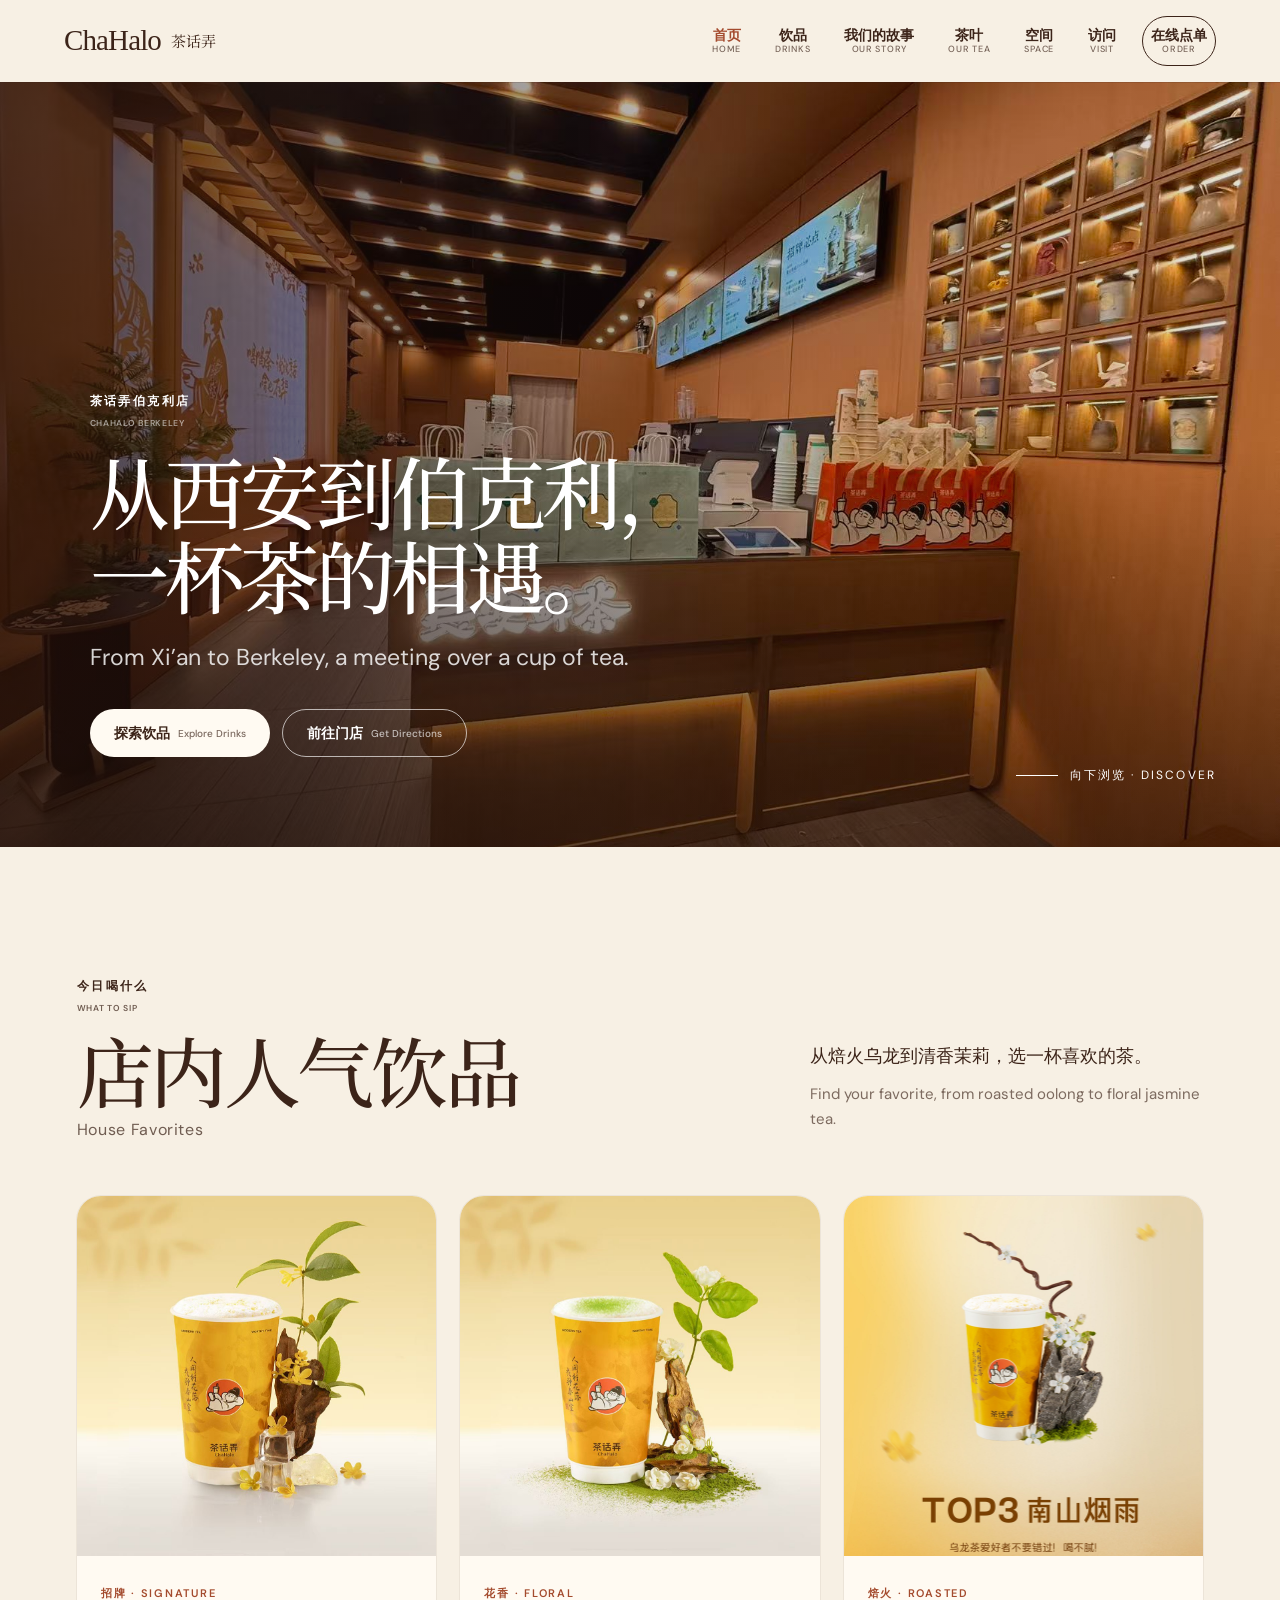
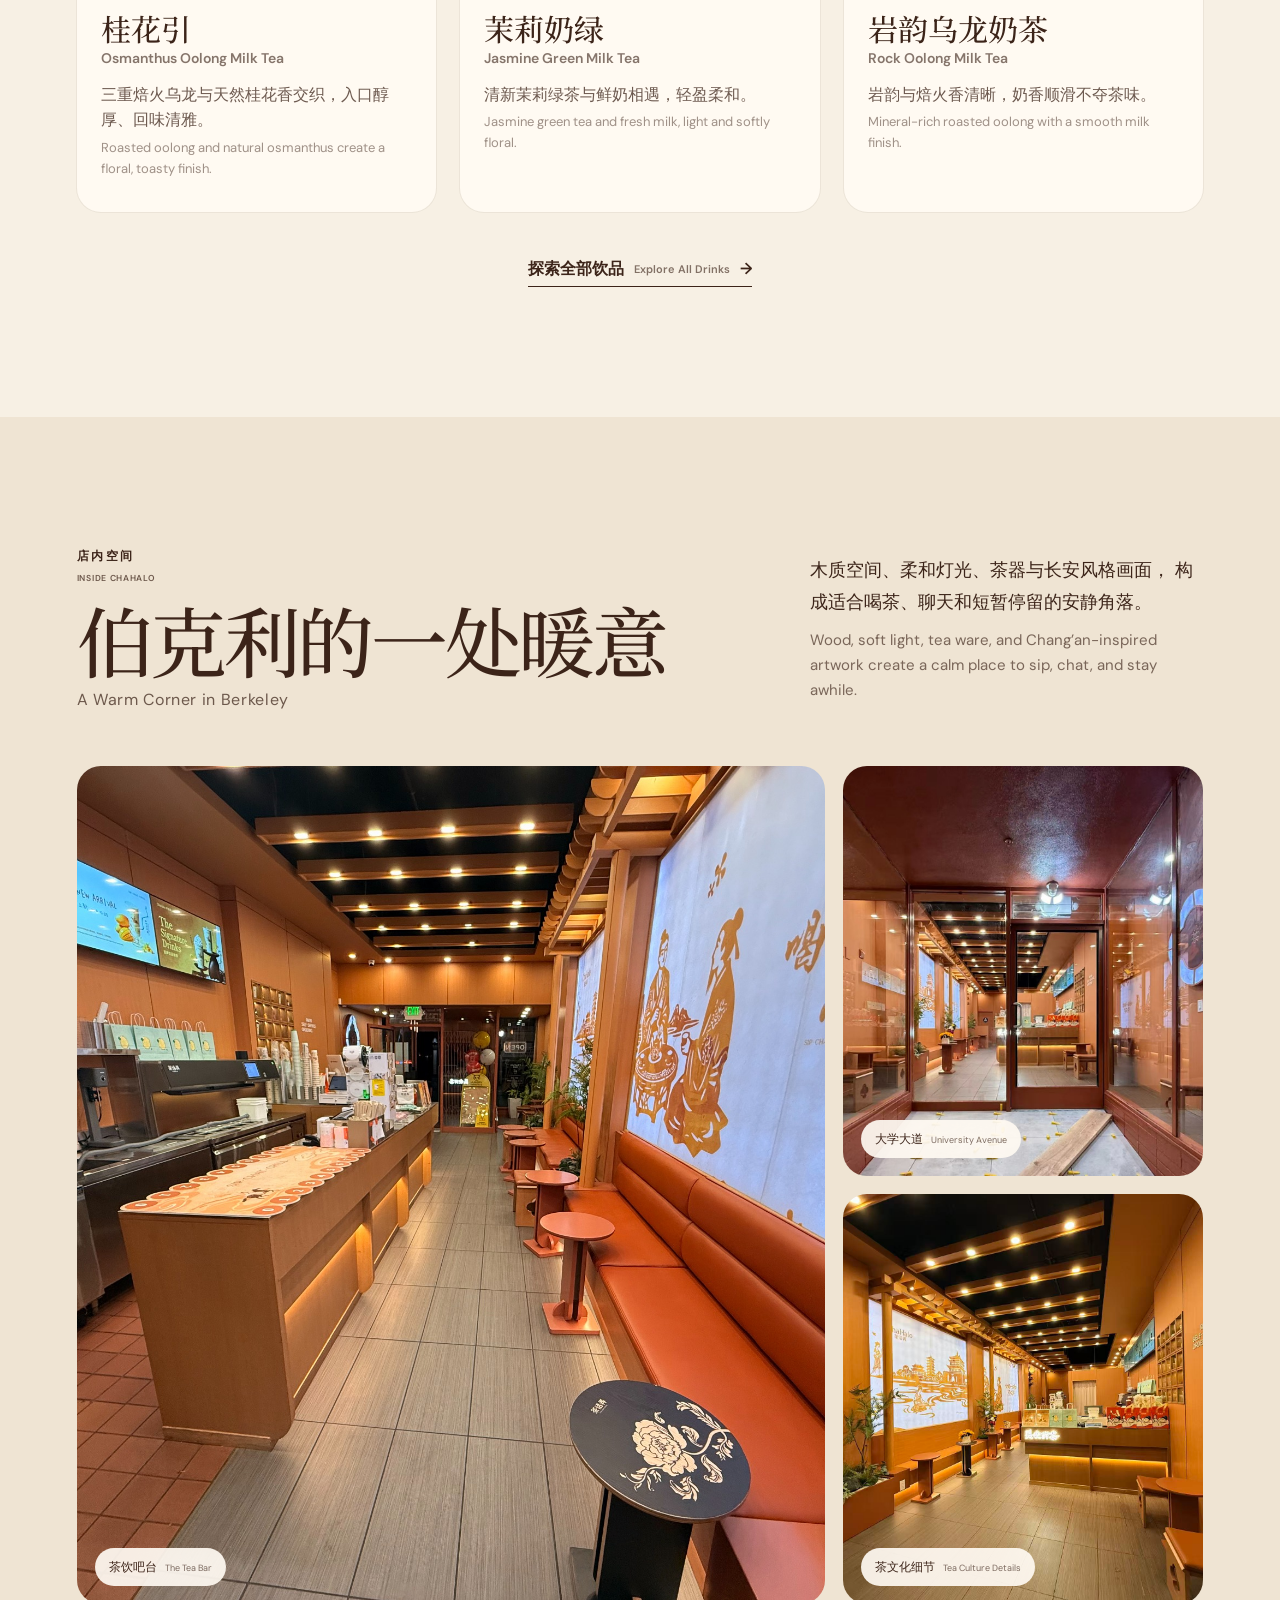
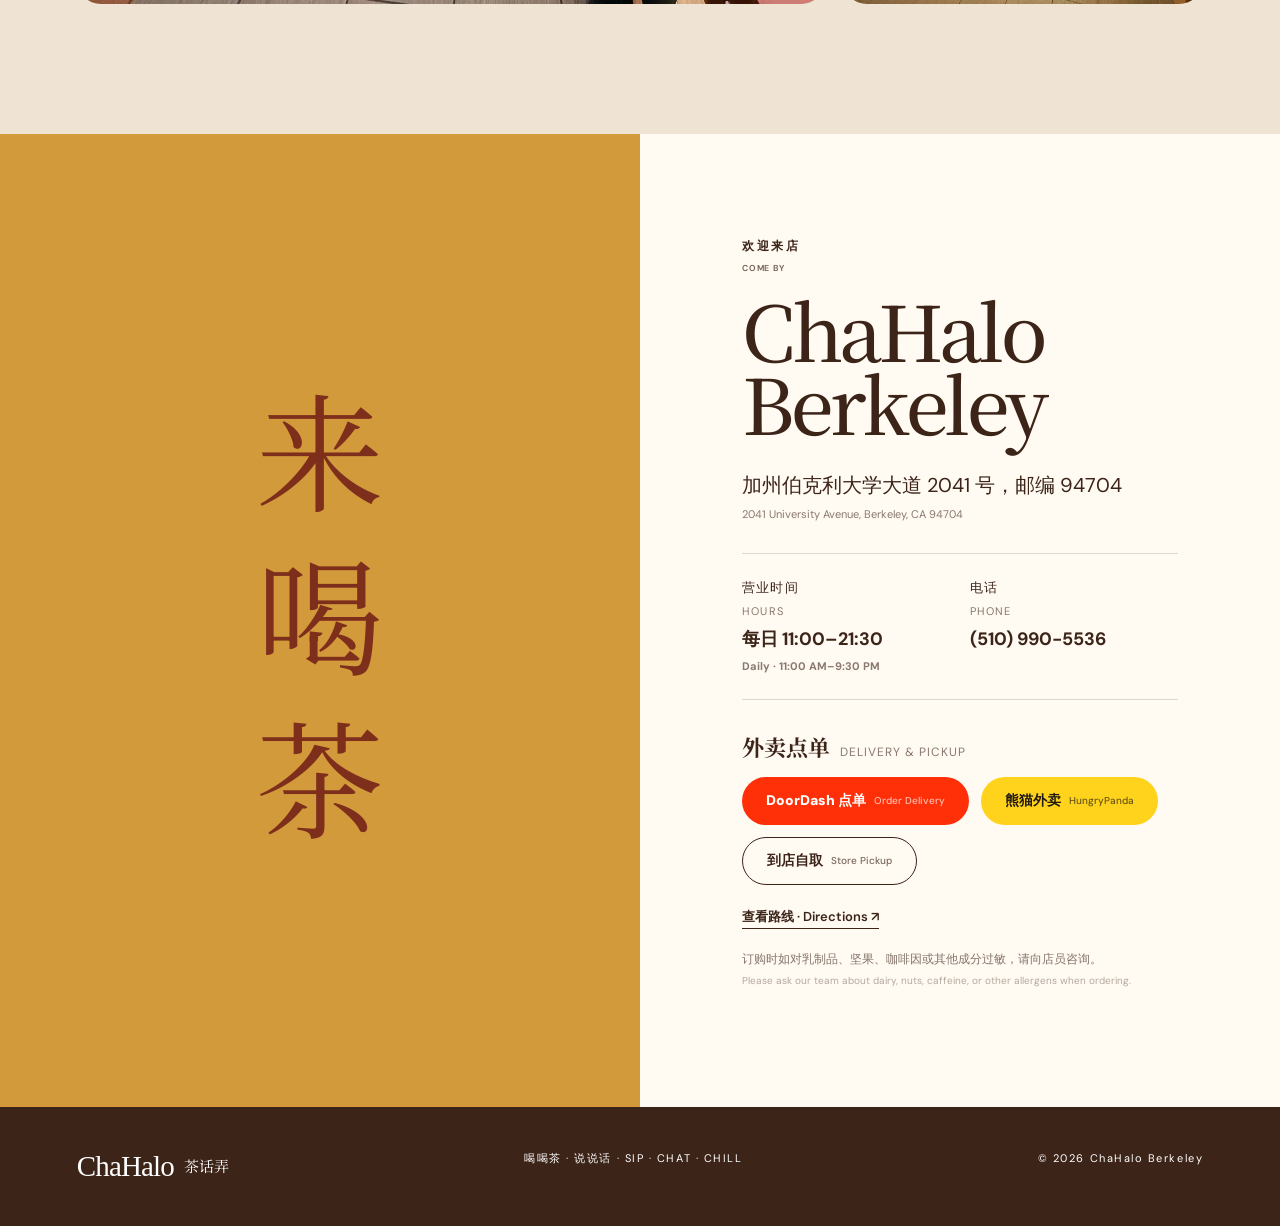
<file: index.html>
<!doctype html>
<html lang="zh-CN">
<head>
  <meta charset="utf-8">
  <meta name="viewport" content="width=device-width, initial-scale=1">

  <meta name="description" content="茶话弄 ChaHalo Berkeley — 从西安到伯克利，一杯茶的相遇。">
  <title>首页 Home | ChaHalo Berkeley 茶话弄</title>

  <link rel="preconnect" href="https://fonts.googleapis.com">
  <link rel="preconnect" href="https://fonts.gstatic.com" crossorigin>
  <link href="https://fonts.googleapis.com/css2?family=DM+Sans:wght@400;500;600&family=Noto+Serif+SC:wght@500;600&display=swap" rel="stylesheet">

  <link href="https://cdn.jsdelivr.net/npm/bootstrap@5.3.8/dist/css/bootstrap.min.css" rel="stylesheet">
  <link rel="stylesheet" href="styles.css">
  <link rel="stylesheet" href="responsive.css">
</head>

<body>
  <header class="site-header navbar navbar-expand-lg" data-header>
    <a class="brand navbar-brand" href="index.html">
      <span class="brand-en">ChaHalo</span>
      <span class="brand-cn">茶话弄</span>
    </a>

    <button
      type="button"
      class="nav-toggle navbar-toggler"
      aria-expanded="false"
      aria-controls="site-nav"
      aria-label="打开菜单 Open menu">
      <span></span>
      <span></span>
    </button>

    <nav id="site-nav" class="site-nav navbar-nav" aria-label="主导航 Primary navigation">
      <a class="nav-link" href="index.html" aria-current="page">
        <b>首页</b>
        <small>Home</small>
      </a>

      <a class="nav-link" href="drinks.html">
        <b>饮品</b>
        <small>Drinks</small>
      </a>

      <a class="nav-link" href="story.html">
        <b>我们的故事</b>
        <small>Our Story</small>
      </a>

      <a class="nav-link" href="story.html#tea">
        <b>茶叶</b>
        <small>Our Tea</small>
      </a>

      <a class="nav-link" href="index.html#space">
        <b>空间</b>
        <small>Space</small>
      </a>

      <a class="nav-link" href="index.html#visit">
        <b>访问</b>
        <small>Visit</small>
      </a>

      <a class="nav-link nav-cta" href="index.html#order">
        <b>在线点单</b>
        <small>Order</small>
      </a>
    </nav>
  </header>

  <main id="top">
    <section class="hero" aria-labelledby="hero-title">
      <img
        class="hero-image"
        src="assets/store/hero.jpg"
        alt="茶话弄伯克利店暖色木质空间">

      <div class="hero-shade"></div>

      <div class="hero-copy">
        <p class="eyebrow">
          茶话弄伯克利店
          <span>ChaHalo Berkeley</span>
        </p>

        <h1 id="hero-title">
          从西安到伯克利，<br>
          一杯茶的相遇。
        </h1>

        <p class="hero-en">
          From Xi’an to Berkeley, a meeting over a cup of tea.
        </p>

        <div class="hero-actions">
          <a class="button button-light" href="drinks.html">
            <b>探索饮品</b>
            <small>Explore Drinks</small>
          </a>

          <a
            class="button button-ghost"
            href="https://maps.apple.com/?q=ChaHalo%20Berkeley&amp;address=2041%20University%20Ave%2C%20Berkeley%2C%20CA%2094704"
            target="_blank"
            rel="noreferrer">
            <b>前往门店</b>
            <small>Get Directions</small>
          </a>
        </div>
      </div>

      <a class="scroll-cue" href="#favorites">
        <span></span>
        向下浏览 · Discover
      </a>
    </section>

    <section class="section" id="favorites">
      <div class="section-heading">
        <div>
          <p class="eyebrow">
            今日喝什么
            <span>What to Sip</span>
          </p>

          <h2>店内人气饮品</h2>
          <p class="heading-en">House Favorites</p>
        </div>

        <div class="bilingual-copy">
          <p>从焙火乌龙到清香茉莉，选一杯喜欢的茶。</p>
          <p lang="en">
            Find your favorite, from roasted oolong to floral jasmine tea.
          </p>
        </div>
      </div>

      <div class="drink-grid row g-4">
        <div class="drink-column col-12 col-md-6 col-lg-4" data-category="classic">
          <article class="drink-card">
            <div class="drink-media">
              <img src="assets/products/osmanthus.jpg" alt="桂花引" loading="lazy">
            </div>

            <div class="drink-copy">
              <span class="tag">招牌 · Signature</span>
              <h3>桂花引</h3>
              <h4>Osmanthus Oolong Milk Tea</h4>
              <p>三重焙火乌龙与天然桂花香交织，入口醇厚、回味清雅。</p>
              <p lang="en">
                Roasted oolong and natural osmanthus create a floral, toasty finish.
              </p>
            </div>
          </article>
        </div>

        <div class="drink-column col-12 col-md-6 col-lg-4" data-category="classic">
          <article class="drink-card">
            <div class="drink-media">
              <img src="assets/products/jasmine.jpg" alt="茉莉奶绿" loading="lazy">
            </div>

            <div class="drink-copy">
              <span class="tag">花香 · Floral</span>
              <h3>茉莉奶绿</h3>
              <h4>Jasmine Green Milk Tea</h4>
              <p>清新茉莉绿茶与鲜奶相遇，轻盈柔和。</p>
              <p lang="en">
                Jasmine green tea and fresh milk, light and softly floral.
              </p>
            </div>
          </article>
        </div>

        <div class="drink-column col-12 col-md-6 col-lg-4" data-category="classic">
          <article class="drink-card">
            <div class="drink-media">
              <img src="assets/products/rock-oolong.jpg" alt="岩韵乌龙奶茶" loading="lazy">
            </div>

            <div class="drink-copy">
              <span class="tag">焙火 · Roasted</span>
              <h3>岩韵乌龙奶茶</h3>
              <h4>Rock Oolong Milk Tea</h4>
              <p>岩韵与焙火香清晰，奶香顺滑不夺茶味。</p>
              <p lang="en">
                Mineral-rich roasted oolong with a smooth milk finish.
              </p>
            </div>
          </article>
        </div>
      </div>

      <div class="center">
        <a class="text-link" href="drinks.html">
          探索全部饮品
          <small>Explore All Drinks</small>
          →
        </a>
      </div>
    </section>

    <section id="space" class="section space-section">
      <div class="section-heading">
        <div>
          <p class="eyebrow">
            店内空间
            <span>Inside ChaHalo</span>
          </p>

          <h2>伯克利的一处暖意</h2>
          <p class="heading-en">A Warm Corner in Berkeley</p>
        </div>

        <div class="bilingual-copy">
          <p>
            木质空间、柔和灯光、茶器与长安风格画面，
            构成适合喝茶、聊天和短暂停留的安静角落。
          </p>

          <p lang="en">
            Wood, soft light, tea ware, and Chang’an-inspired artwork
            create a calm place to sip, chat, and stay awhile.
          </p>
        </div>
      </div>

      <div class="gallery">
        <figure class="gallery-wide">
          <img src="assets/store/counter.jpg" alt="茶话弄伯克利吧台" loading="lazy">
          <figcaption>
            茶饮吧台
            <small>The Tea Bar</small>
          </figcaption>
        </figure>

        <figure>
          <img src="assets/store/entrance.jpg" alt="茶话弄伯克利门店入口" loading="lazy">
          <figcaption>
            大学大道
            <small>University Avenue</small>
          </figcaption>
        </figure>

        <figure>
          <img src="assets/store/details.jpg" alt="店内茶器陈列" loading="lazy">
          <figcaption>
            茶文化细节
            <small>Tea Culture Details</small>
          </figcaption>
        </figure>
      </div>
    </section>

    <section id="visit" class="visit-section">
      <div class="visit-art">
        <span>来</span>
        <span>喝</span>
        <span>茶</span>
      </div>

      <div class="visit-copy">
        <p class="eyebrow">
          欢迎来店
          <span>Come By</span>
        </p>

        <h2>ChaHalo<br>Berkeley</h2>

        <address>
          加州伯克利大学大道 2041 号，邮编 94704
          <small>2041 University Avenue, Berkeley, CA 94704</small>
        </address>

        <div class="visit-meta">
          <div>
            <span>
              营业时间
              <small>Hours</small>
            </span>

            <strong>
              每日 11:00–21:30
              <small>Daily · 11:00 AM–9:30 PM</small>
            </strong>
          </div>

          <div>
            <span>
              电话
              <small>Phone</small>
            </span>

            <strong>
              <a href="tel:+15109905536">(510) 990-5536</a>
            </strong>
          </div>
        </div>

        <div id="order" class="order-box">
          <p>
            <b>外卖点单</b>
            <small>Delivery &amp; Pickup</small>
          </p>

          <div class="visit-actions">
            <a
              class="button button-doordash"
              href="https://www.doordash.com/store/chahalo-berkeley-42386611/"
              target="_blank"
              rel="noreferrer">
              <b>DoorDash 点单</b>
              <small>Order Delivery</small>
            </a>

            <a
              class="button button-panda"
              href="https://usa.hungrypanda.co/shop?brand=hungrypanda&amp;channel_source=linkout&amp;delivery_method=2&amp;isRedirect=1&amp;is_gfo=1&amp;rwg_token=AFd1xnFtHrMU1FcVa704Sq0MDLt6B2FFOge0UsFBYuFISUhX1ELLSNF5X5Cro_-_x5Zs5Kf-RlV8fX0uSAZIcjfAiW-bdLRrjt4vgM2UNSWiViBIyp_NP0Q%3D&amp;shopId=493841366"
              target="_blank"
              rel="noreferrer">
              <b>熊猫外卖</b>
              <small>HungryPanda</small>
            </a>

            <a
              class="button button-outline"
              href="https://pos.chowbus.com/online-ordering/store/Chahalo-Berkeley/23921"
              target="_blank"
              rel="noreferrer">
              <b>到店自取</b>
              <small>Store Pickup</small>
            </a>
          </div>
        </div>

        <div class="directions-link">
          <a
            href="https://maps.apple.com/?q=ChaHalo%20Berkeley&amp;address=2041%20University%20Ave%2C%20Berkeley%2C%20CA%2094704"
            target="_blank"
            rel="noreferrer">
            查看路线 · Directions ↗
          </a>
        </div>

        <p class="fine-print">
          订购时如对乳制品、坚果、咖啡因或其他成分过敏，请向店员咨询。
          <span>
            Please ask our team about dairy, nuts, caffeine,
            or other allergens when ordering.
          </span>
        </p>
      </div>
    </section>
  </main>

  <footer>
    <div class="brand footer-brand">
      <span class="brand-en">ChaHalo</span>
      <span class="brand-cn">茶话弄</span>
    </div>

    <p>喝喝茶 · 说说话 · SIP · CHAT · CHILL</p>
    <p>© <span data-year></span> ChaHalo Berkeley</p>
  </footer>

  <script src="https://cdn.jsdelivr.net/npm/bootstrap@5.3.8/dist/js/bootstrap.bundle.min.js"></script>
  <script src="script.js"></script>
</body>
</html>
</file>
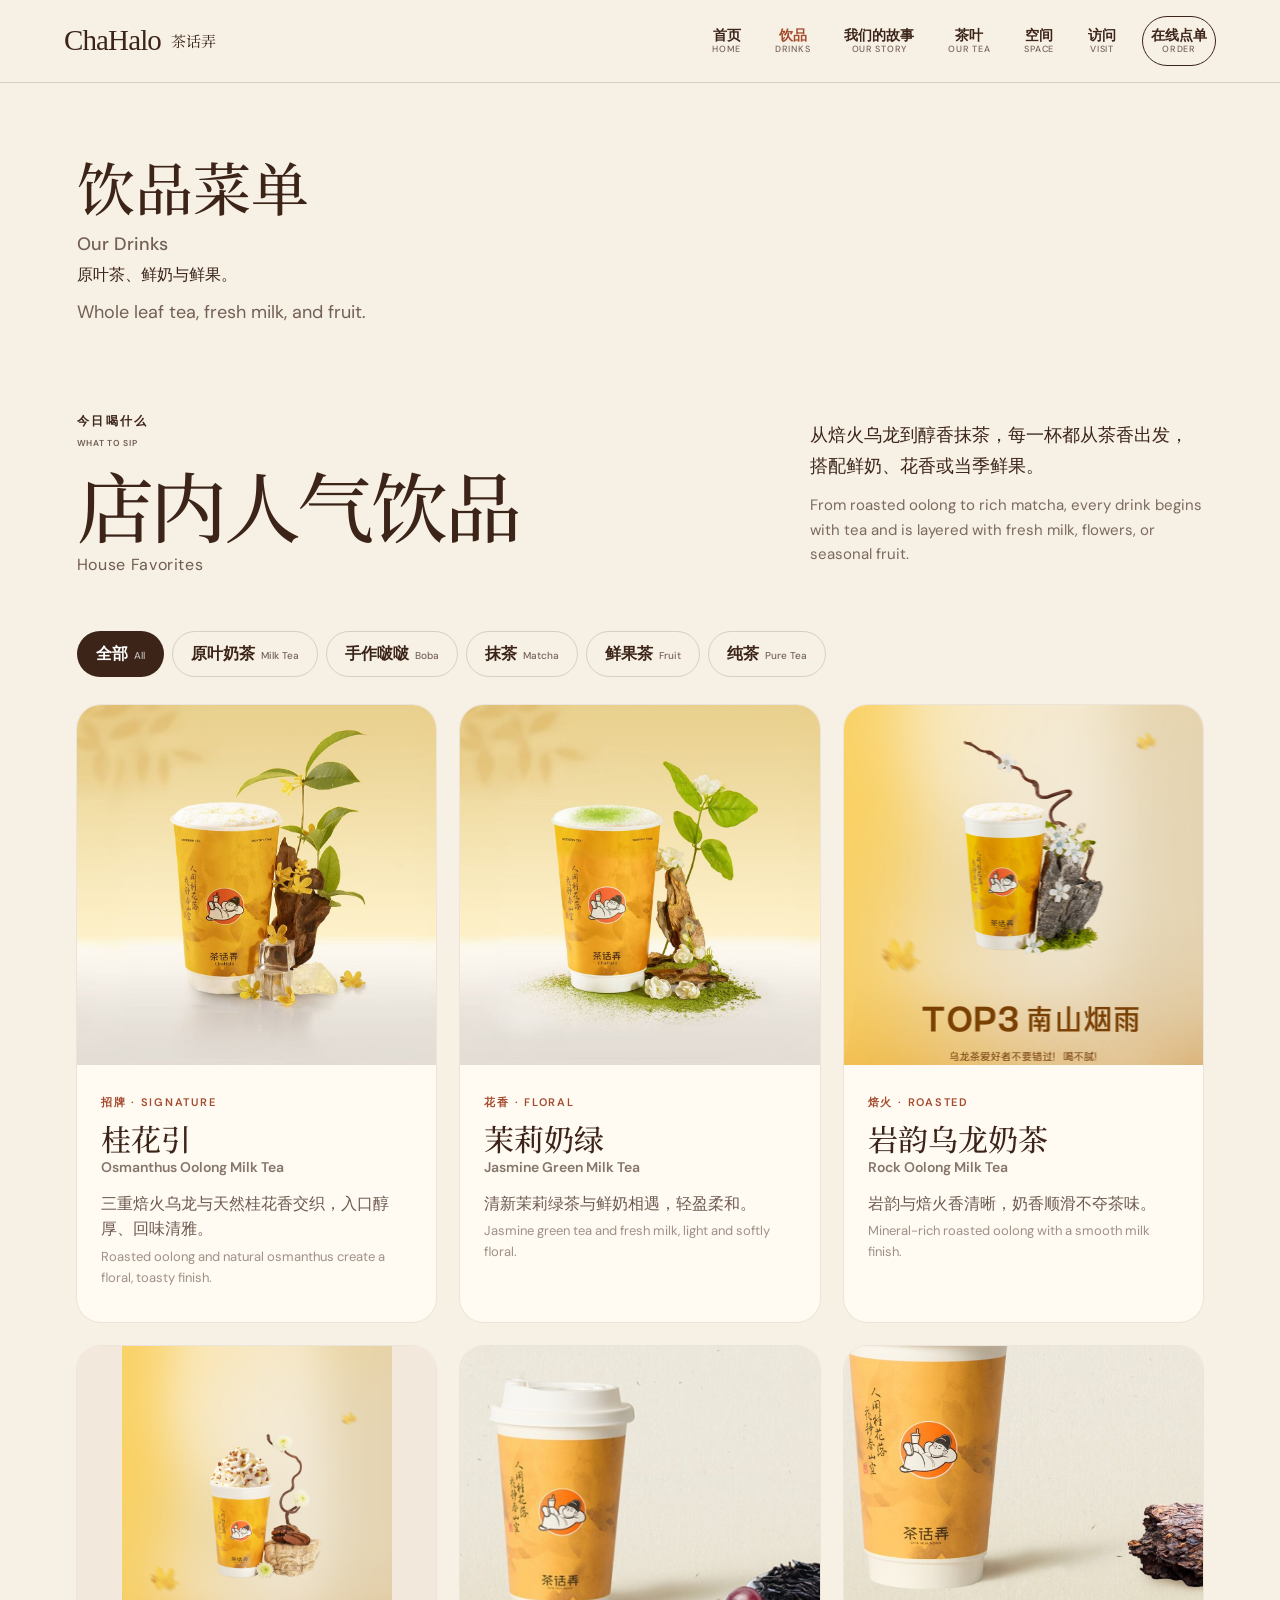
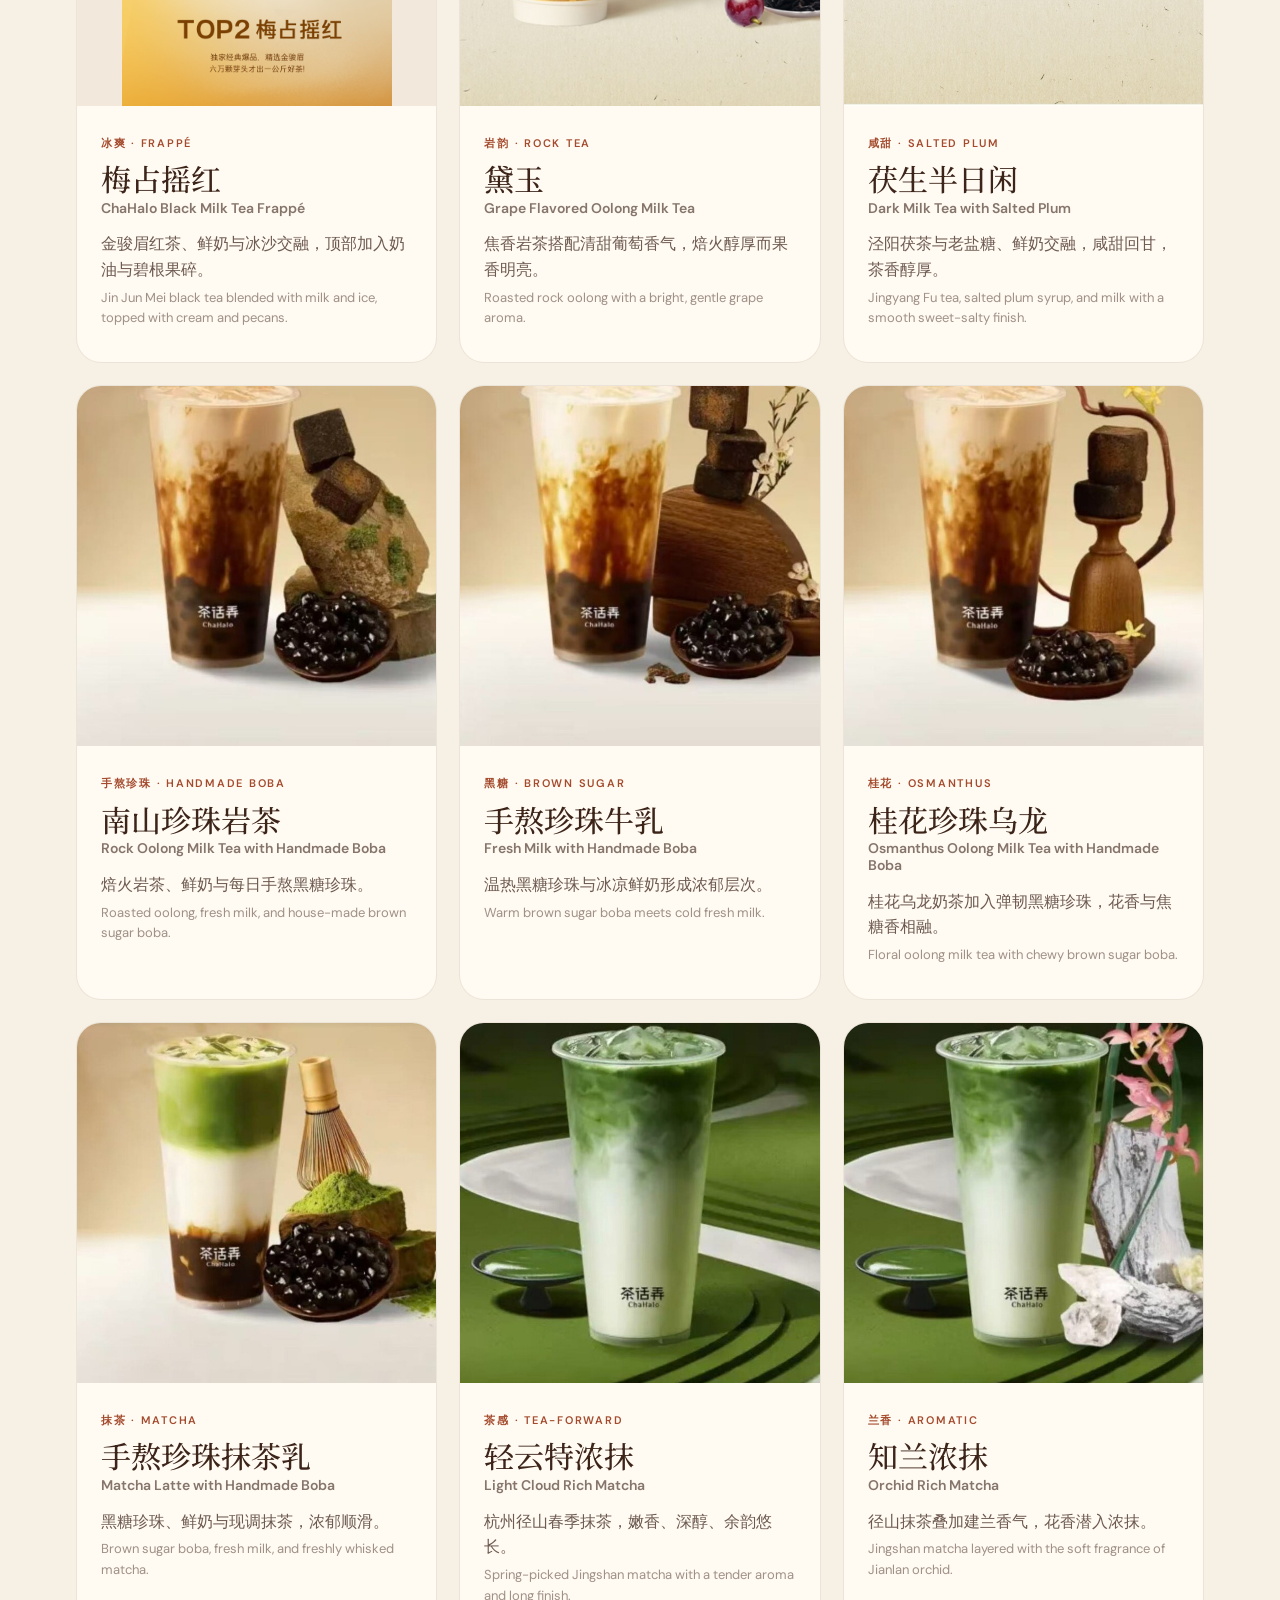
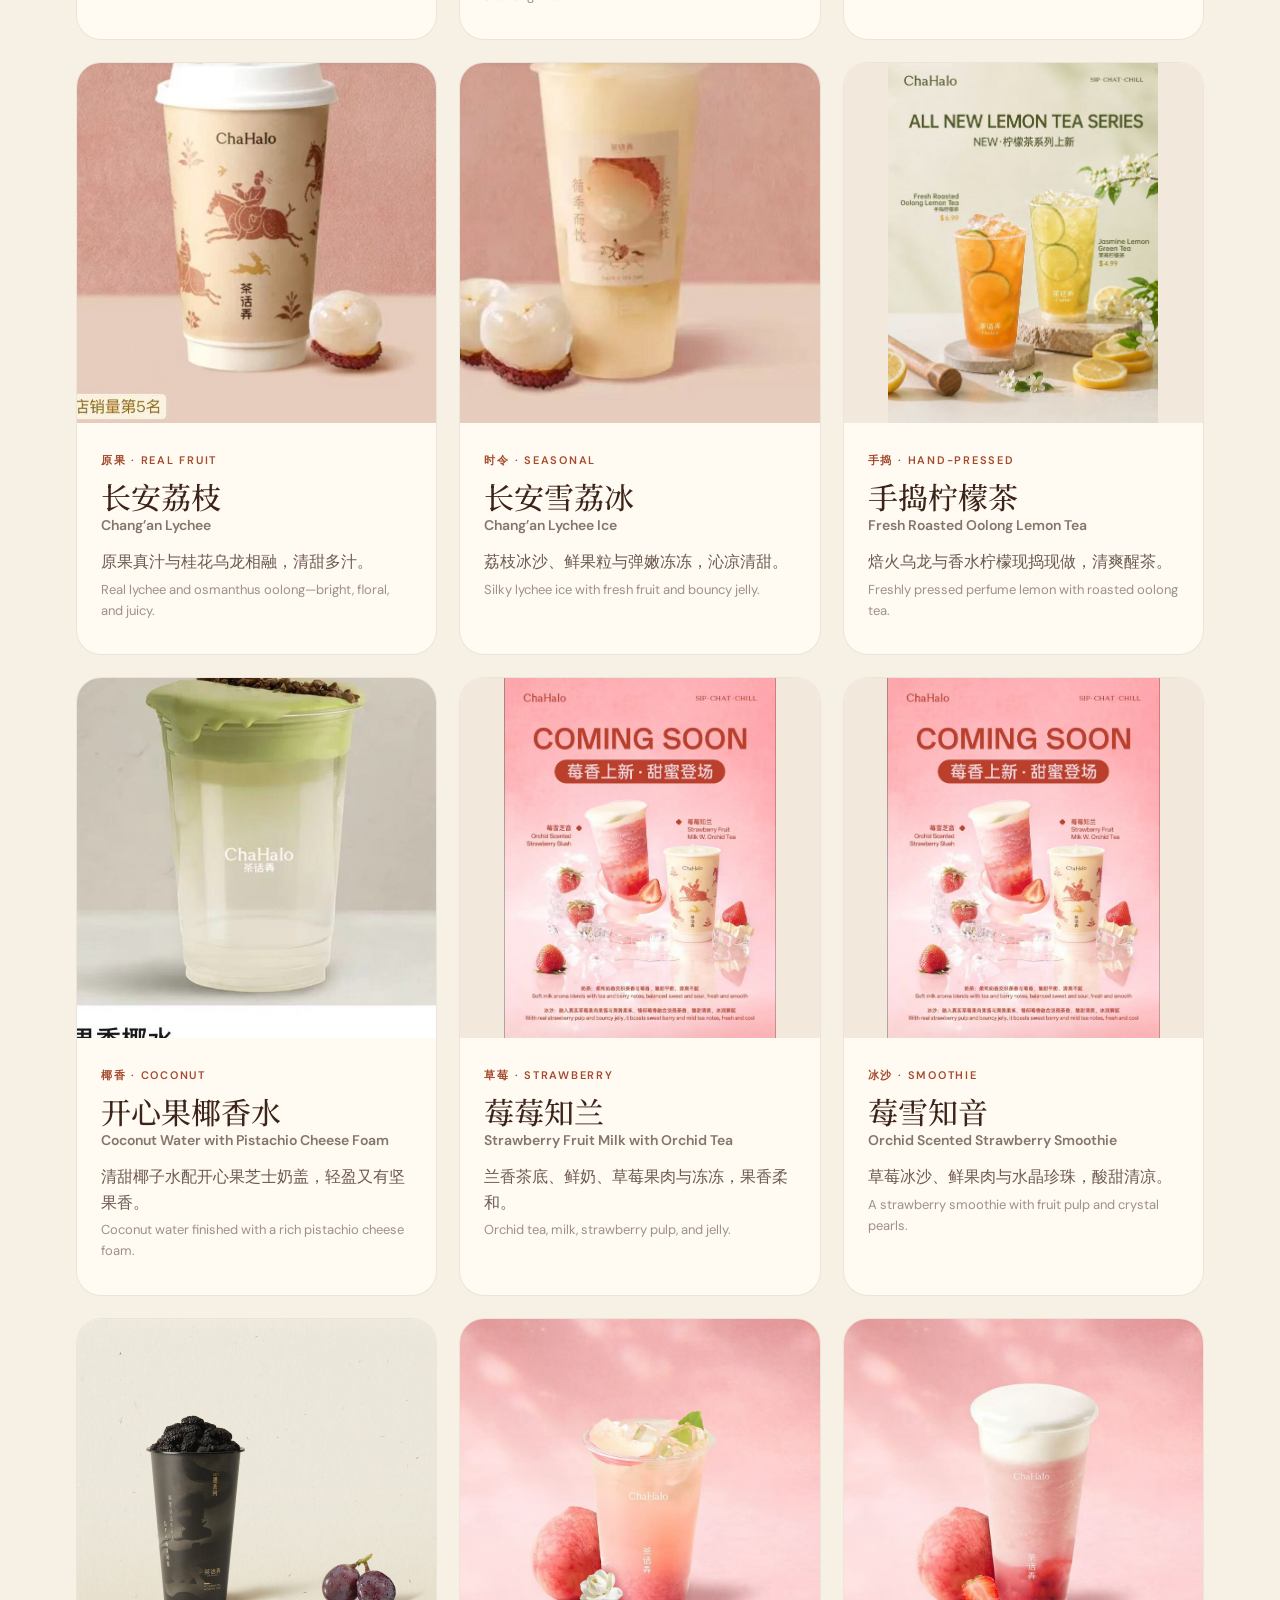
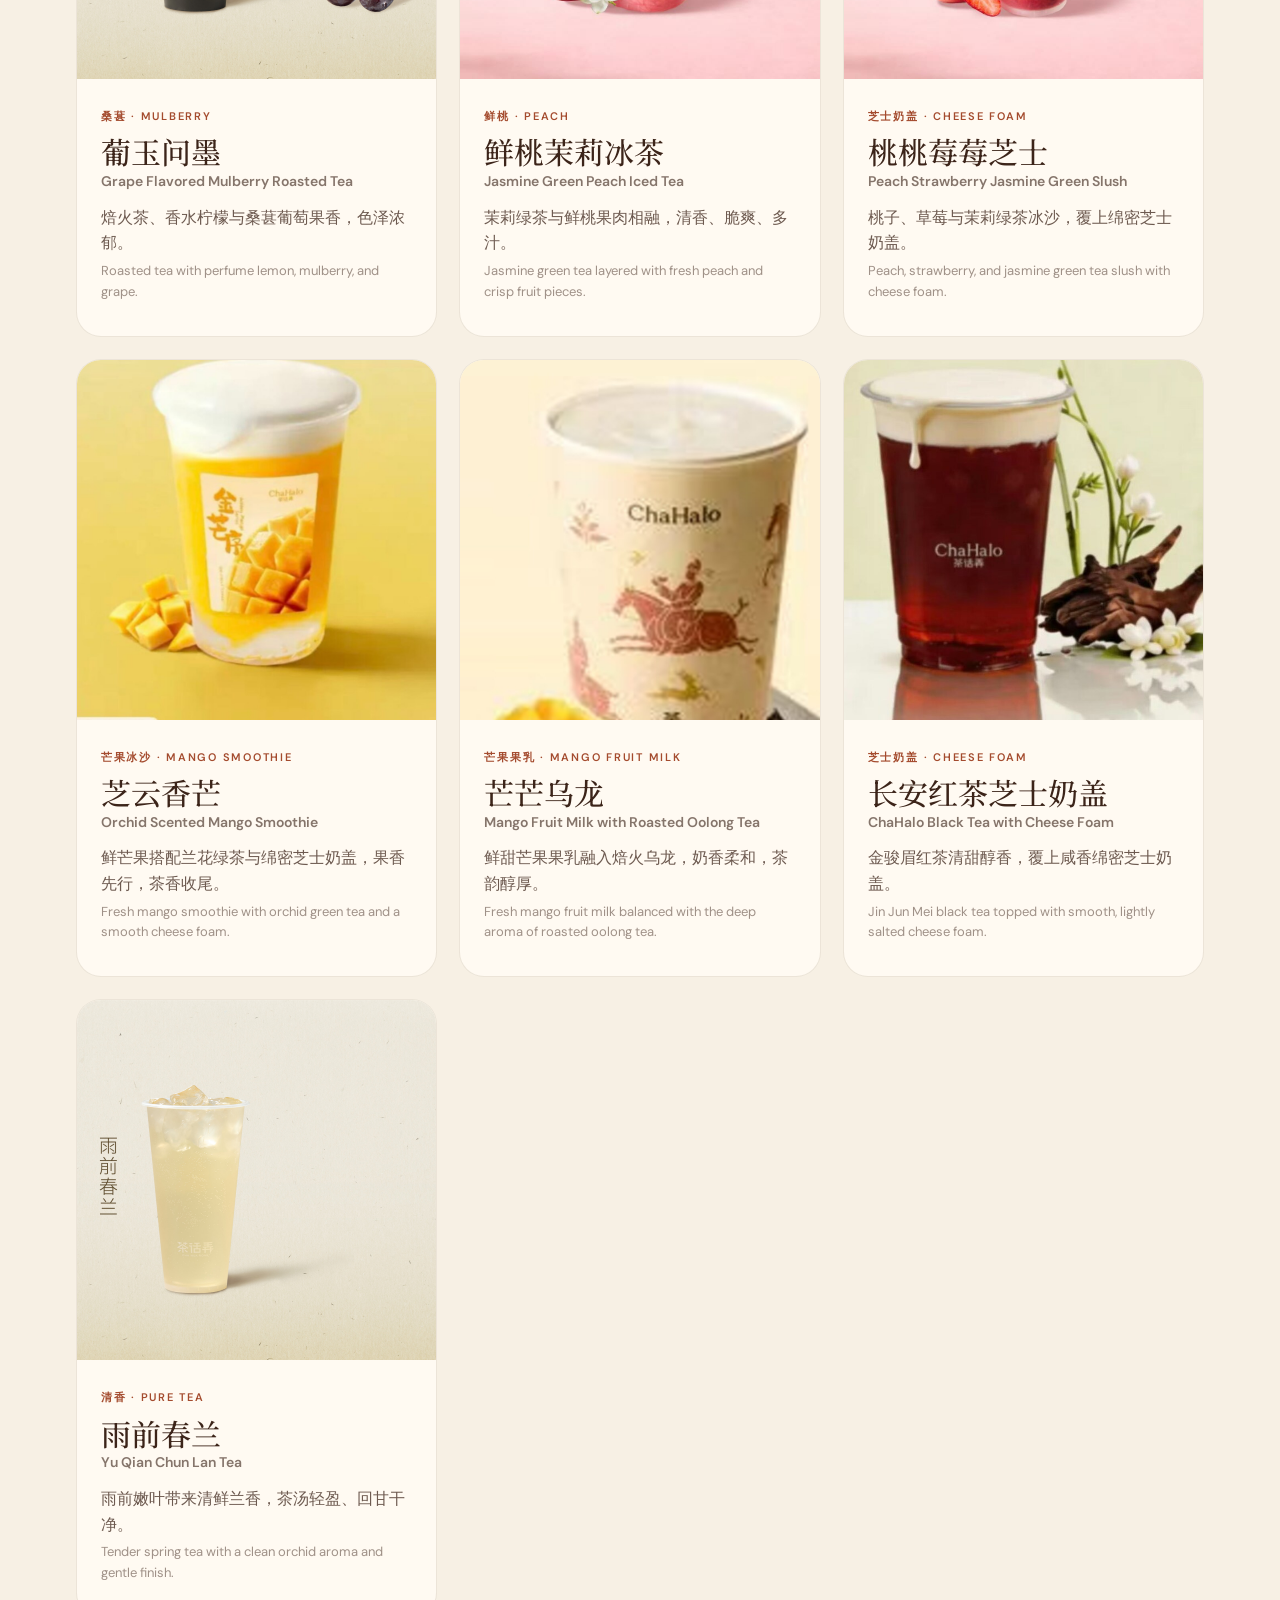
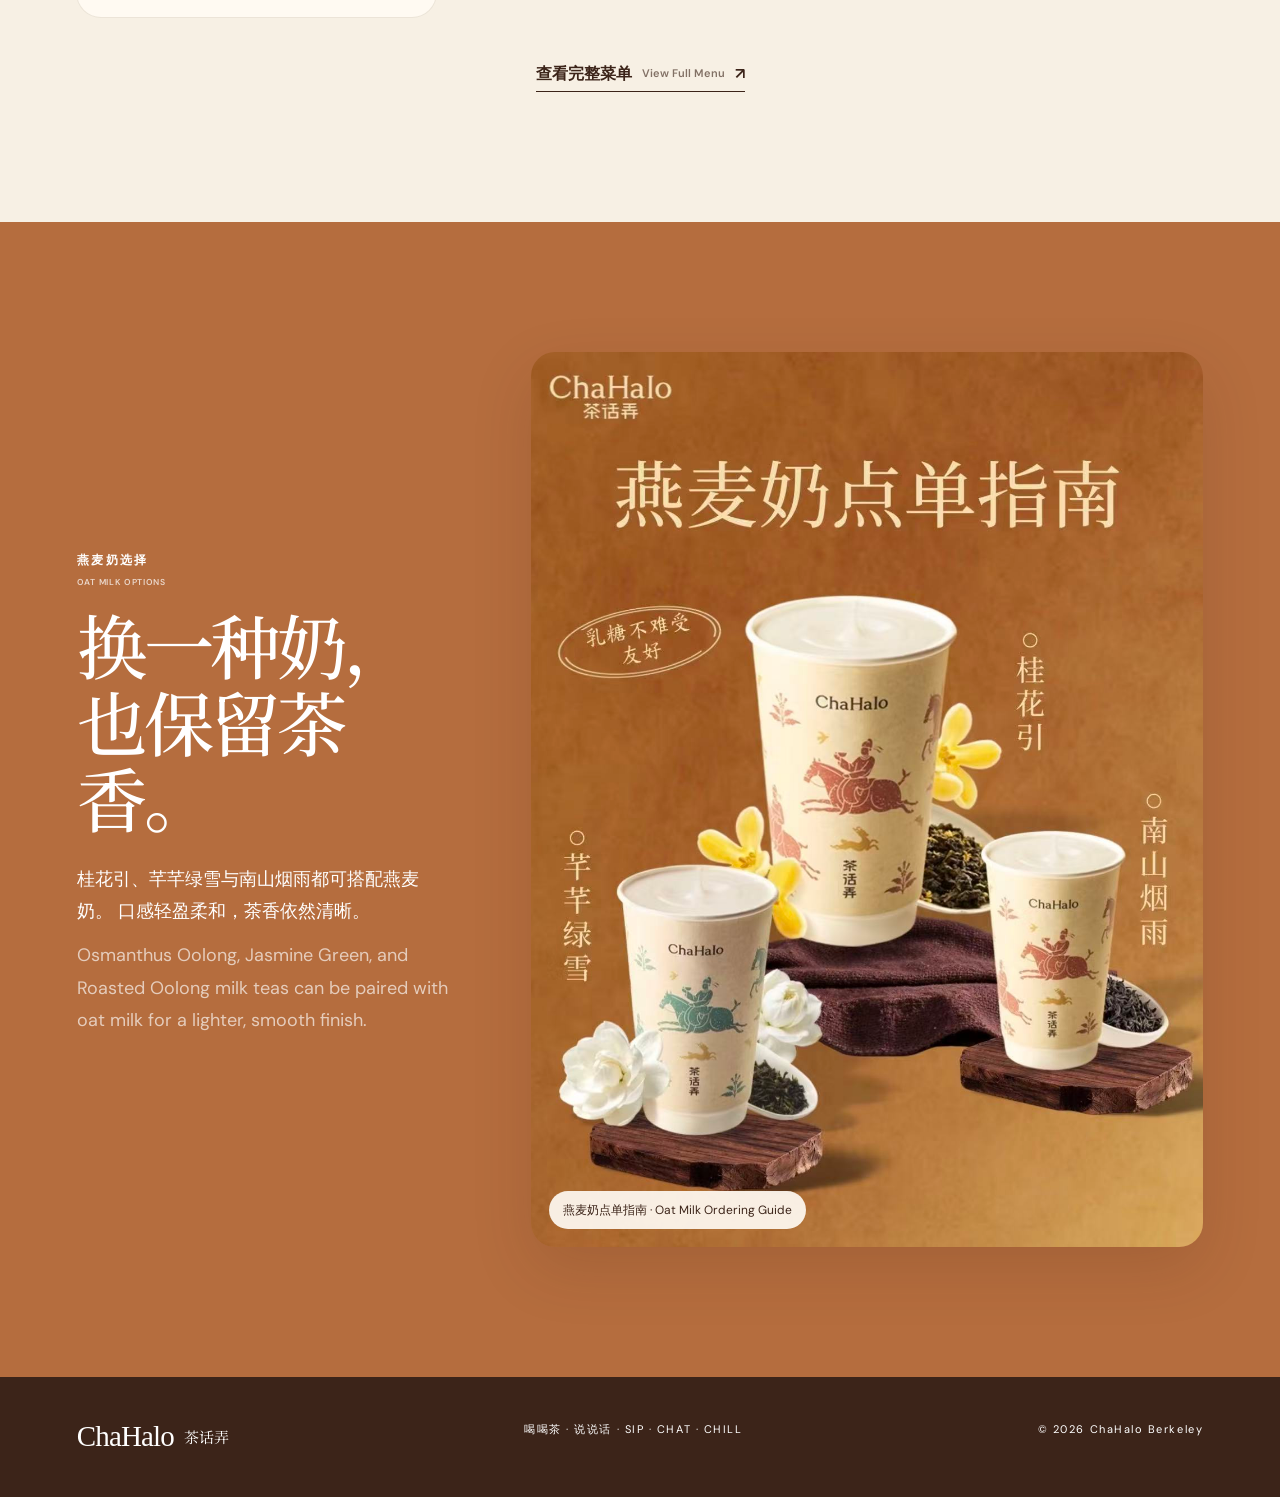
<file: drinks.html>
<!doctype html>
<html lang="zh-CN">
<head>
  <meta charset="utf-8">
  <meta name="viewport" content="width=device-width, initial-scale=1">

  <meta name="description" content="探索 ChaHalo Berkeley 的原叶奶茶、手作珍珠、抹茶和鲜果茶。">
  <title>饮品 Drinks | ChaHalo Berkeley 茶话弄</title>

  <link rel="preconnect" href="https://fonts.googleapis.com">
  <link rel="preconnect" href="https://fonts.gstatic.com" crossorigin>
  <link href="https://fonts.googleapis.com/css2?family=DM+Sans:wght@400;500;600&family=Noto+Serif+SC:wght@500;600&display=swap" rel="stylesheet">

  <link href="https://cdn.jsdelivr.net/npm/bootstrap@5.3.8/dist/css/bootstrap.min.css" rel="stylesheet">
  <link rel="stylesheet" href="styles.css">
  <link rel="stylesheet" href="responsive.css">
</head>

<body>
  <header class="site-header navbar navbar-expand-lg" data-header>
    <a class="brand navbar-brand" href="index.html">
      <span class="brand-en">ChaHalo</span>
      <span class="brand-cn">茶话弄</span>
    </a>

    <button
      type="button"
      class="nav-toggle navbar-toggler"
      aria-expanded="false"
      aria-controls="site-nav"
      aria-label="打开菜单 Open menu">
      <span></span>
      <span></span>
    </button>

    <nav id="site-nav" class="site-nav navbar-nav" aria-label="主导航 Primary navigation">
      <a class="nav-link" href="index.html">
        <b>首页</b><small>Home</small>
      </a>

      <a class="nav-link" href="drinks.html" aria-current="page">
        <b>饮品</b><small>Drinks</small>
      </a>

      <a class="nav-link" href="story.html">
        <b>我们的故事</b><small>Our Story</small>
      </a>

      <a class="nav-link" href="story.html#tea">
        <b>茶叶</b><small>Our Tea</small>
      </a>

      <a class="nav-link" href="index.html#space">
        <b>空间</b><small>Space</small>
      </a>

      <a class="nav-link" href="index.html#visit">
        <b>访问</b><small>Visit</small>
      </a>

      <a class="nav-link nav-cta" href="index.html#order">
        <b>在线点单</b><small>Order</small>
      </a>
    </nav>
  </header>

  <main id="top">
    <div class="page-intro">
      <h1>
        饮品菜单
        <span>Our Drinks</span>
      </h1>

      <p>
        原叶茶、鲜奶与鲜果。
        <span>Whole leaf tea, fresh milk, and fruit.</span>
      </p>
    </div>

    <section id="drinks" class="section drinks-section">
      <div class="section-heading">
        <div>
          <p class="eyebrow">
            今日喝什么
            <span>What to Sip</span>
          </p>

          <h2>店内人气饮品</h2>
          <p class="heading-en">House Favorites</p>
        </div>

        <div class="bilingual-copy">
          <p>
            从焙火乌龙到醇香抹茶，每一杯都从茶香出发，
            搭配鲜奶、花香或当季鲜果。
          </p>

          <p lang="en">
            From roasted oolong to rich matcha, every drink begins
            with tea and is layered with fresh milk, flowers, or seasonal fruit.
          </p>
        </div>
      </div>

      <div class="filter-row">
        <button type="button" class="filter active" data-filter="all">
          全部 <small>All</small>
        </button>

        <button type="button" class="filter" data-filter="classic">
          原叶奶茶 <small>Milk Tea</small>
        </button>

        <button type="button" class="filter" data-filter="boba">
          手作啵啵 <small>Boba</small>
        </button>

        <button type="button" class="filter" data-filter="matcha">
          抹茶 <small>Matcha</small>
        </button>

        <button type="button" class="filter" data-filter="fruit">
          鲜果茶 <small>Fruit</small>
        </button>

        <button type="button" class="filter" data-filter="pure">
          纯茶 <small>Pure Tea</small>
        </button>
      </div>

      <div class="drink-grid row g-4">

        <div class="drink-column col-12 col-md-6 col-lg-4" data-category="classic">
          <article class="drink-card">
            <div class="drink-media">
              <img src="assets/products/osmanthus.jpg" alt="桂花引" loading="lazy">
            </div>
            <div class="drink-copy">
              <span class="tag">招牌 · Signature</span>
              <h3>桂花引</h3>
              <h4>Osmanthus Oolong Milk Tea</h4>
              <p>三重焙火乌龙与天然桂花香交织，入口醇厚、回味清雅。</p>
              <p lang="en">Roasted oolong and natural osmanthus create a floral, toasty finish.</p>
            </div>
          </article>
        </div>

        <div class="drink-column col-12 col-md-6 col-lg-4" data-category="classic">
          <article class="drink-card">
            <div class="drink-media">
              <img src="assets/products/jasmine.jpg" alt="茉莉奶绿" loading="lazy">
            </div>
            <div class="drink-copy">
              <span class="tag">花香 · Floral</span>
              <h3>茉莉奶绿</h3>
              <h4>Jasmine Green Milk Tea</h4>
              <p>清新茉莉绿茶与鲜奶相遇，轻盈柔和。</p>
              <p lang="en">Jasmine green tea and fresh milk, light and softly floral.</p>
            </div>
          </article>
        </div>

        <div class="drink-column col-12 col-md-6 col-lg-4" data-category="classic">
          <article class="drink-card">
            <div class="drink-media">
              <img src="assets/products/rock-oolong.jpg" alt="岩韵乌龙奶茶" loading="lazy">
            </div>
            <div class="drink-copy">
              <span class="tag">焙火 · Roasted</span>
              <h3>岩韵乌龙奶茶</h3>
              <h4>Rock Oolong Milk Tea</h4>
              <p>岩韵与焙火香清晰，奶香顺滑不夺茶味。</p>
              <p lang="en">Mineral-rich roasted oolong with a smooth milk finish.</p>
            </div>
          </article>
        </div>

        <div class="drink-column col-12 col-md-6 col-lg-4" data-category="classic">
          <article class="drink-card">
            <div class="drink-media portrait">
              <img src="assets/products/meizhan-frappe.jpg" alt="梅占摇红" loading="lazy">
            </div>
            <div class="drink-copy">
              <span class="tag">冰爽 · Frappé</span>
              <h3>梅占摇红</h3>
              <h4>ChaHalo Black Milk Tea Frappé</h4>
              <p>金骏眉红茶、鲜奶与冰沙交融，顶部加入奶油与碧根果碎。</p>
              <p lang="en">Jin Jun Mei black tea blended with milk and ice, topped with cream and pecans.</p>
            </div>
          </article>
        </div>

        <div class="drink-column col-12 col-md-6 col-lg-4" data-category="classic">
          <article class="drink-card">
            <div class="drink-media">
              <img src="assets/products/dayu.jpg" alt="黛玉岩茶" loading="lazy">
            </div>
            <div class="drink-copy">
              <span class="tag">岩韵 · Rock Tea</span>
              <h3>黛玉</h3>
              <h4>Grape Flavored Oolong Milk Tea</h4>
              <p>焦香岩茶搭配清甜葡萄香气，焙火醇厚而果香明亮。</p>
              <p lang="en">Roasted rock oolong with a bright, gentle grape aroma.</p>
            </div>
          </article>
        </div>

        <div class="drink-column col-12 col-md-6 col-lg-4" data-category="classic">
          <article class="drink-card">
            <div class="drink-media">
              <img src="assets/products/fusheng.jpg" alt="茯生半日闲" loading="lazy">
            </div>
            <div class="drink-copy">
              <span class="tag">咸甜 · Salted Plum</span>
              <h3>茯生半日闲</h3>
              <h4>Dark Milk Tea with Salted Plum</h4>
              <p>泾阳茯茶与老盐糖、鲜奶交融，咸甜回甘，茶香醇厚。</p>
              <p lang="en">Jingyang Fu tea, salted plum syrup, and milk with a smooth sweet-salty finish.</p>
            </div>
          </article>
        </div>

        <div class="drink-column col-12 col-md-6 col-lg-4" data-category="boba">
          <article class="drink-card">
            <div class="drink-media">
              <img src="assets/products/boba-rock.jpg" alt="南山珍珠岩茶" loading="lazy">
            </div>
            <div class="drink-copy">
              <span class="tag">手熬珍珠 · Handmade Boba</span>
              <h3>南山珍珠岩茶</h3>
              <h4>Rock Oolong Milk Tea with Handmade Boba</h4>
              <p>焙火岩茶、鲜奶与每日手熬黑糖珍珠。</p>
              <p lang="en">Roasted oolong, fresh milk, and house-made brown sugar boba.</p>
            </div>
          </article>
        </div>

        <div class="drink-column col-12 col-md-6 col-lg-4" data-category="boba">
          <article class="drink-card">
            <div class="drink-media">
              <img src="assets/products/boba-fresh-milk.jpg" alt="手熬珍珠牛乳" loading="lazy">
            </div>
            <div class="drink-copy">
              <span class="tag">黑糖 · Brown Sugar</span>
              <h3>手熬珍珠牛乳</h3>
              <h4>Fresh Milk with Handmade Boba</h4>
              <p>温热黑糖珍珠与冰凉鲜奶形成浓郁层次。</p>
              <p lang="en">Warm brown sugar boba meets cold fresh milk.</p>
            </div>
          </article>
        </div>

        <div class="drink-column col-12 col-md-6 col-lg-4" data-category="boba">
          <article class="drink-card">
            <div class="drink-media">
              <img src="assets/products/boba-osmanthus.jpg" alt="桂花珍珠乌龙" loading="lazy">
            </div>
            <div class="drink-copy">
              <span class="tag">桂花 · Osmanthus</span>
              <h3>桂花珍珠乌龙</h3>
              <h4>Osmanthus Oolong Milk Tea with Handmade Boba</h4>
              <p>桂花乌龙奶茶加入弹韧黑糖珍珠，花香与焦糖香相融。</p>
              <p lang="en">Floral oolong milk tea with chewy brown sugar boba.</p>
            </div>
          </article>
        </div>

        <div class="drink-column col-12 col-md-6 col-lg-4" data-category="boba matcha">
          <article class="drink-card">
            <div class="drink-media">
              <img src="assets/products/pearl-matcha.jpg" alt="手熬珍珠抹茶乳" loading="lazy">
            </div>
            <div class="drink-copy">
              <span class="tag">抹茶 · Matcha</span>
              <h3>手熬珍珠抹茶乳</h3>
              <h4>Matcha Latte with Handmade Boba</h4>
              <p>黑糖珍珠、鲜奶与现调抹茶，浓郁顺滑。</p>
              <p lang="en">Brown sugar boba, fresh milk, and freshly whisked matcha.</p>
            </div>
          </article>
        </div>

        <div class="drink-column col-12 col-md-6 col-lg-4" data-category="matcha">
          <article class="drink-card">
            <div class="drink-media">
              <img src="assets/products/cloud-matcha.jpg" alt="轻云特浓抹" loading="lazy">
            </div>
            <div class="drink-copy">
              <span class="tag">茶感 · Tea-forward</span>
              <h3>轻云特浓抹</h3>
              <h4>Light Cloud Rich Matcha</h4>
              <p>杭州径山春季抹茶，嫩香、深醇、余韵悠长。</p>
              <p lang="en">Spring-picked Jingshan matcha with a tender aroma and long finish.</p>
            </div>
          </article>
        </div>

        <div class="drink-column col-12 col-md-6 col-lg-4" data-category="matcha">
          <article class="drink-card">
            <div class="drink-media">
              <img src="assets/products/orchid-matcha.jpg" alt="知兰浓抹" loading="lazy">
            </div>
            <div class="drink-copy">
              <span class="tag">兰香 · Aromatic</span>
              <h3>知兰浓抹</h3>
              <h4>Orchid Rich Matcha</h4>
              <p>径山抹茶叠加建兰香气，花香潜入浓抹。</p>
              <p lang="en">Jingshan matcha layered with the soft fragrance of Jianlan orchid.</p>
            </div>
          </article>
        </div>

        <div class="drink-column col-12 col-md-6 col-lg-4" data-category="fruit">
          <article class="drink-card">
            <div class="drink-media">
              <img src="assets/products/lychee.jpg" alt="长安荔枝" loading="lazy">
            </div>
            <div class="drink-copy">
              <span class="tag">原果 · Real Fruit</span>
              <h3>长安荔枝</h3>
              <h4>Chang’an Lychee</h4>
              <p>原果真汁与桂花乌龙相融，清甜多汁。</p>
              <p lang="en">Real lychee and osmanthus oolong—bright, floral, and juicy.</p>
            </div>
          </article>
        </div>

        <div class="drink-column col-12 col-md-6 col-lg-4" data-category="fruit">
          <article class="drink-card">
            <div class="drink-media">
              <img src="assets/products/lychee-ice.jpg" alt="长安雪荔冰" loading="lazy">
            </div>
            <div class="drink-copy">
              <span class="tag">时令 · Seasonal</span>
              <h3>长安雪荔冰</h3>
              <h4>Chang’an Lychee Ice</h4>
              <p>荔枝冰沙、鲜果粒与弹嫩冻冻，沁凉清甜。</p>
              <p lang="en">Silky lychee ice with fresh fruit and bouncy jelly.</p>
            </div>
          </article>
        </div>

        <div class="drink-column col-12 col-md-6 col-lg-4" data-category="fruit">
          <article class="drink-card">
            <div class="drink-media portrait">
              <img src="assets/products/lemon-series.jpg" alt="手捣柠檬茶" loading="lazy">
            </div>
            <div class="drink-copy">
              <span class="tag">手捣 · Hand-pressed</span>
              <h3>手捣柠檬茶</h3>
              <h4>Fresh Roasted Oolong Lemon Tea</h4>
              <p>焙火乌龙与香水柠檬现捣现做，清爽醒茶。</p>
              <p lang="en">Freshly pressed perfume lemon with roasted oolong tea.</p>
            </div>
          </article>
        </div>

        <div class="drink-column col-12 col-md-6 col-lg-4" data-category="fruit">
          <article class="drink-card">
            <div class="drink-media">
              <img src="assets/products/pistachio-coconut.jpg" alt="开心果椰香水" loading="lazy">
            </div>
            <div class="drink-copy">
              <span class="tag">椰香 · Coconut</span>
              <h3>开心果椰香水</h3>
              <h4>Coconut Water with Pistachio Cheese Foam</h4>
              <p>清甜椰子水配开心果芝士奶盖，轻盈又有坚果香。</p>
              <p lang="en">Coconut water finished with a rich pistachio cheese foam.</p>
            </div>
          </article>
        </div>

        <div class="drink-column col-12 col-md-6 col-lg-4" data-category="fruit">
          <article class="drink-card">
            <div class="drink-media portrait">
              <img src="assets/products/strawberry-series.jpg" alt="莓莓知兰" loading="lazy">
            </div>
            <div class="drink-copy">
              <span class="tag">草莓 · Strawberry</span>
              <h3>莓莓知兰</h3>
              <h4>Strawberry Fruit Milk with Orchid Tea</h4>
              <p>兰香茶底、鲜奶、草莓果肉与冻冻，果香柔和。</p>
              <p lang="en">Orchid tea, milk, strawberry pulp, and jelly.</p>
            </div>
          </article>
        </div>

        <div class="drink-column col-12 col-md-6 col-lg-4" data-category="fruit">
          <article class="drink-card">
            <div class="drink-media portrait">
              <img src="assets/products/strawberry-series.jpg" alt="莓雪知音" loading="lazy">
            </div>
            <div class="drink-copy">
              <span class="tag">冰沙 · Smoothie</span>
              <h3>莓雪知音</h3>
              <h4>Orchid Scented Strawberry Smoothie</h4>
              <p>草莓冰沙、鲜果肉与水晶珍珠，酸甜清凉。</p>
              <p lang="en">A strawberry smoothie with fruit pulp and crystal pearls.</p>
            </div>
          </article>
        </div>

        <div class="drink-column col-12 col-md-6 col-lg-4" data-category="fruit">
          <article class="drink-card">
            <div class="drink-media">
              <img src="assets/products/grape-mulberry.jpg" alt="葡玉问墨" loading="lazy">
            </div>
            <div class="drink-copy">
              <span class="tag">桑葚 · Mulberry</span>
              <h3>葡玉问墨</h3>
              <h4>Grape Flavored Mulberry Roasted Tea</h4>
              <p>焙火茶、香水柠檬与桑葚葡萄果香，色泽浓郁。</p>
              <p lang="en">Roasted tea with perfume lemon, mulberry, and grape.</p>
            </div>
          </article>
        </div>

        <div class="drink-column col-12 col-md-6 col-lg-4" data-category="fruit">
          <article class="drink-card">
            <div class="drink-media">
              <img src="assets/products/peach-jasmine.jpg" alt="鲜桃茉莉冰茶" loading="lazy">
            </div>
            <div class="drink-copy">
              <span class="tag">鲜桃 · Peach</span>
              <h3>鲜桃茉莉冰茶</h3>
              <h4>Jasmine Green Peach Iced Tea</h4>
              <p>茉莉绿茶与鲜桃果肉相融，清香、脆爽、多汁。</p>
              <p lang="en">Jasmine green tea layered with fresh peach and crisp fruit pieces.</p>
            </div>
          </article>
        </div>

        <div class="drink-column col-12 col-md-6 col-lg-4" data-category="fruit">
          <article class="drink-card">
            <div class="drink-media">
              <img src="assets/products/peach-strawberry.jpg" alt="桃桃莓莓芝士" loading="lazy">
            </div>
            <div class="drink-copy">
              <span class="tag">芝士奶盖 · Cheese Foam</span>
              <h3>桃桃莓莓芝士</h3>
              <h4>Peach Strawberry Jasmine Green Slush</h4>
              <p>桃子、草莓与茉莉绿茶冰沙，覆上绵密芝士奶盖。</p>
              <p lang="en">Peach, strawberry, and jasmine green tea slush with cheese foam.</p>
            </div>
          </article>
        </div>

        <div class="drink-column col-12 col-md-6 col-lg-4" data-category="fruit">
          <article class="drink-card">
            <div class="drink-media">
              <img src="assets/products/mango-orchid.jpg" alt="芝云香芒" loading="lazy">
            </div>
            <div class="drink-copy">
              <span class="tag">芒果冰沙 · Mango Smoothie</span>
              <h3>芝云香芒</h3>
              <h4>Orchid Scented Mango Smoothie</h4>
              <p>鲜芒果搭配兰花绿茶与绵密芝士奶盖，果香先行，茶香收尾。</p>
              <p lang="en">Fresh mango smoothie with orchid green tea and a smooth cheese foam.</p>
            </div>
          </article>
        </div>

        <div class="drink-column col-12 col-md-6 col-lg-4" data-category="fruit">
          <article class="drink-card">
            <div class="drink-media">
              <img src="assets/products/mango-oolong.jpg" alt="芒芒乌龙" loading="lazy">
            </div>
            <div class="drink-copy">
              <span class="tag">芒果果乳 · Mango Fruit Milk</span>
              <h3>芒芒乌龙</h3>
              <h4>Mango Fruit Milk with Roasted Oolong Tea</h4>
              <p>鲜甜芒果果乳融入焙火乌龙，奶香柔和，茶韵醇厚。</p>
              <p lang="en">Fresh mango fruit milk balanced with the deep aroma of roasted oolong tea.</p>
            </div>
          </article>
        </div>

        <div class="drink-column col-12 col-md-6 col-lg-4" data-category="pure">
          <article class="drink-card">
            <div class="drink-media">
              <img src="assets/products/black-tea-cheese.jpg" alt="长安红茶芝士奶盖" loading="lazy">
            </div>
            <div class="drink-copy">
              <span class="tag">芝士奶盖 · Cheese Foam</span>
              <h3>长安红茶芝士奶盖</h3>
              <h4>ChaHalo Black Tea with Cheese Foam</h4>
              <p>金骏眉红茶清甜醇香，覆上咸香绵密芝士奶盖。</p>
              <p lang="en">Jin Jun Mei black tea topped with smooth, lightly salted cheese foam.</p>
            </div>
          </article>
        </div>

        <div class="drink-column col-12 col-md-6 col-lg-4" data-category="pure">
          <article class="drink-card">
            <div class="drink-media">
              <img src="assets/products/yuqian-chunlan.jpg" alt="雨前春兰" loading="lazy">
            </div>
            <div class="drink-copy">
              <span class="tag">清香 · Pure Tea</span>
              <h3>雨前春兰</h3>
              <h4>Yu Qian Chun Lan Tea</h4>
              <p>雨前嫩叶带来清鲜兰香，茶汤轻盈、回甘干净。</p>
              <p lang="en">Tender spring tea with a clean orchid aroma and gentle finish.</p>
            </div>
          </article>
        </div>
      </div>

      <div class="center">
        <a
          class="text-link"
          href="https://m.yelp.com/menu/chahalo-berkeley-3?utm_campaign=action_link_view_menu&amp;utm_medium=feed_v2&amp;utm_source=apple"
          target="_blank"
          rel="noreferrer">
          查看完整菜单
          <small>View Full Menu</small>
          ↗
        </a>
      </div>
    </section>

    <section class="oat-section section">
      <div class="oat-copy">
        <p class="eyebrow">
          燕麦奶选择
          <span>Oat Milk Options</span>
        </p>

        <h2>换一种奶，也保留茶香。</h2>

        <p>
          桂花引、芊芊绿雪与南山烟雨都可搭配燕麦奶。
          口感轻盈柔和，茶香依然清晰。
        </p>

        <p lang="en">
          Osmanthus Oolong, Jasmine Green, and Roasted Oolong
          milk teas can be paired with oat milk for a lighter, smooth finish.
        </p>
      </div>

      <figure>
        <img
          src="assets/products/oat-milk-guide.jpg"
          alt="茶话弄燕麦奶点单指南"
          loading="lazy">

        <figcaption>
          燕麦奶点单指南 · Oat Milk Ordering Guide
        </figcaption>
      </figure>
    </section>
  </main>

  <footer>
    <div class="brand footer-brand">
      <span class="brand-en">ChaHalo</span>
      <span class="brand-cn">茶话弄</span>
    </div>

    <p>喝喝茶 · 说说话 · SIP · CHAT · CHILL</p>
    <p>© <span data-year></span> ChaHalo Berkeley</p>
  </footer>

  <script src="https://cdn.jsdelivr.net/npm/bootstrap@5.3.8/dist/js/bootstrap.bundle.min.js"></script>
  <script src="script.js"></script>
</body>
</html>
</file>
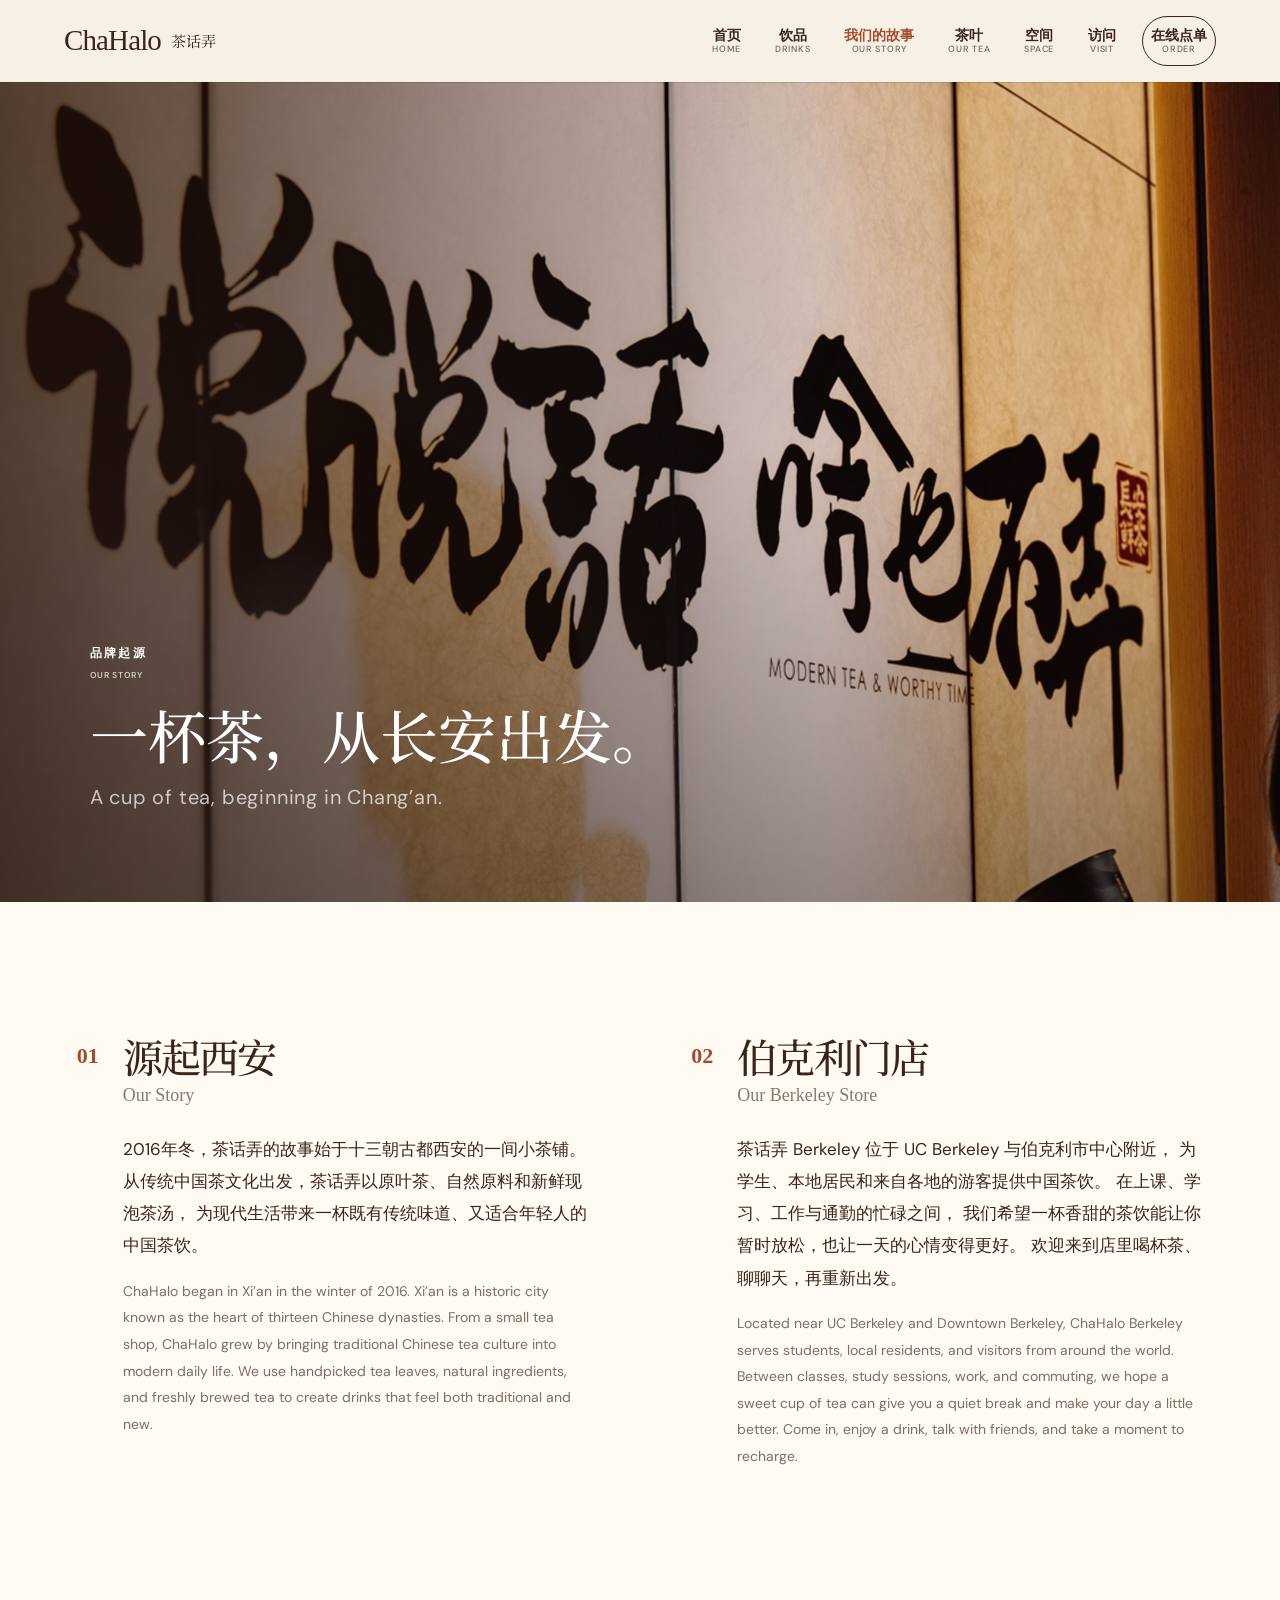
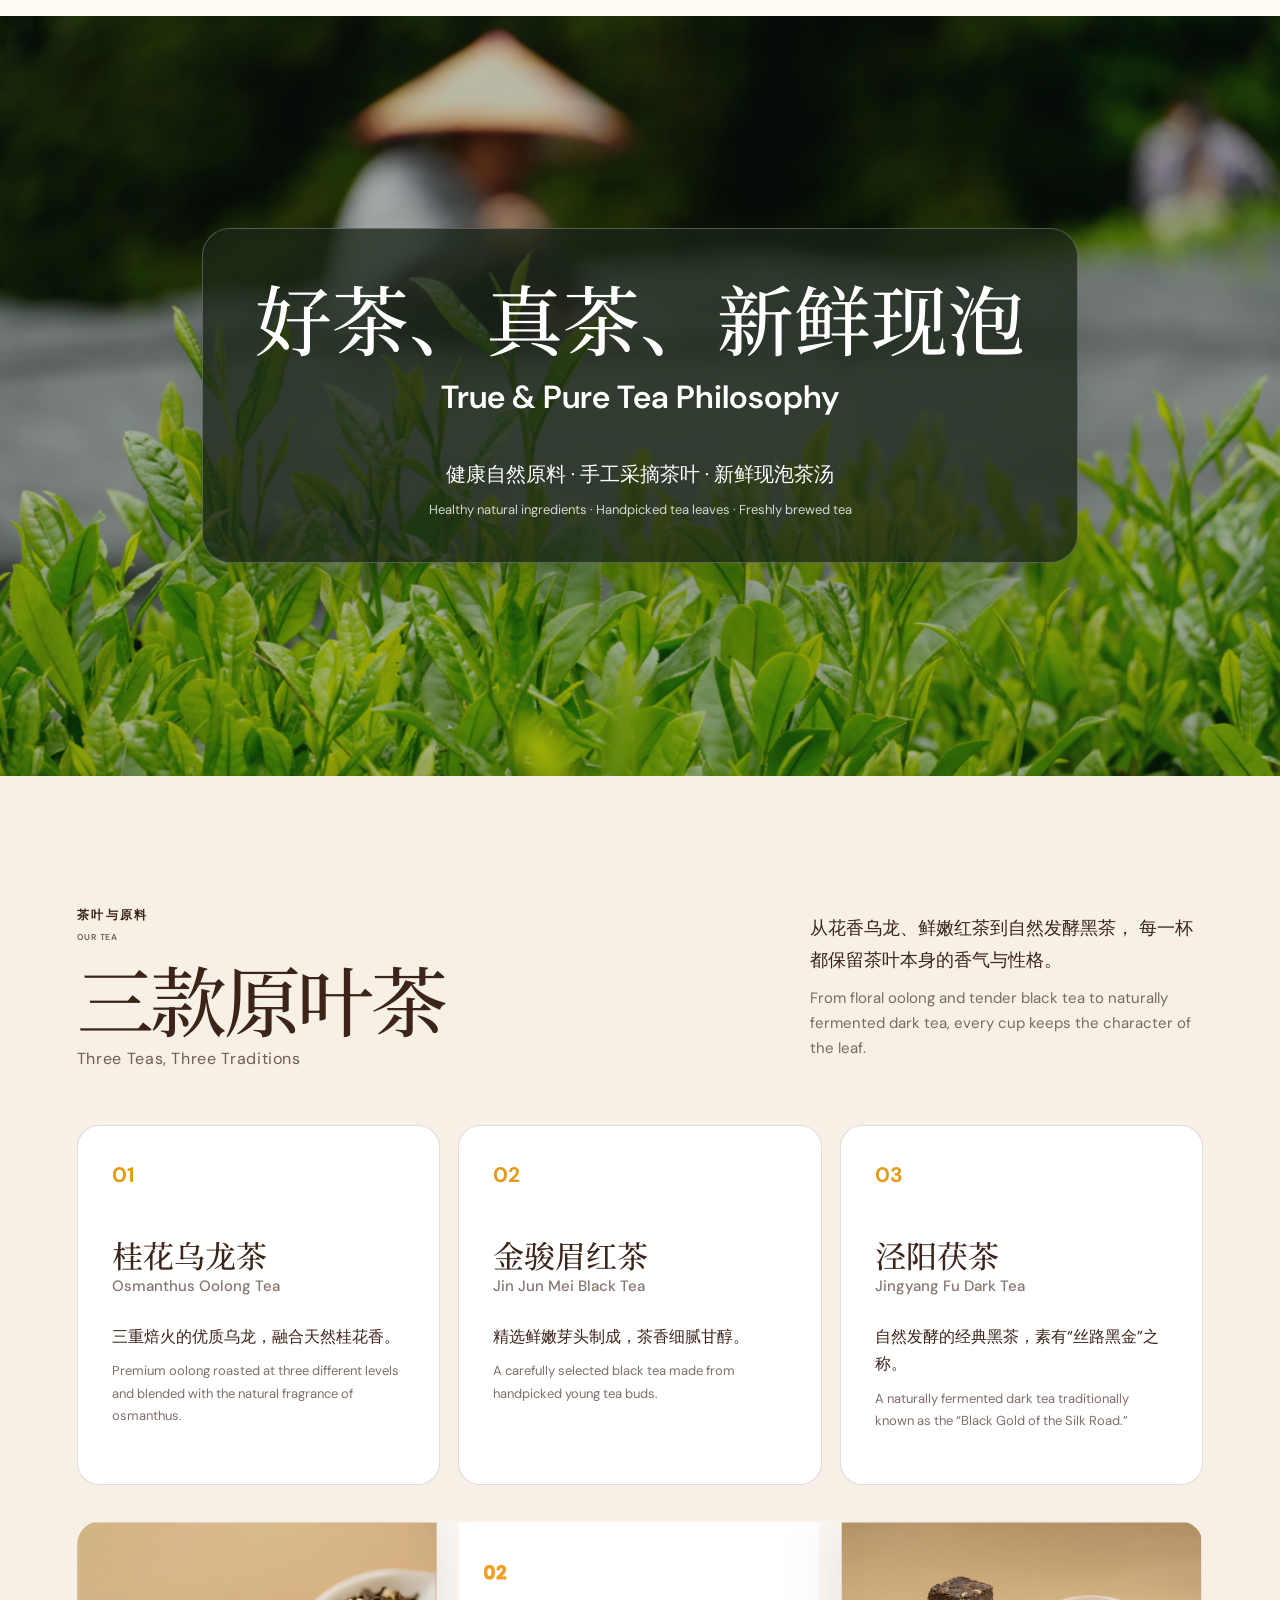
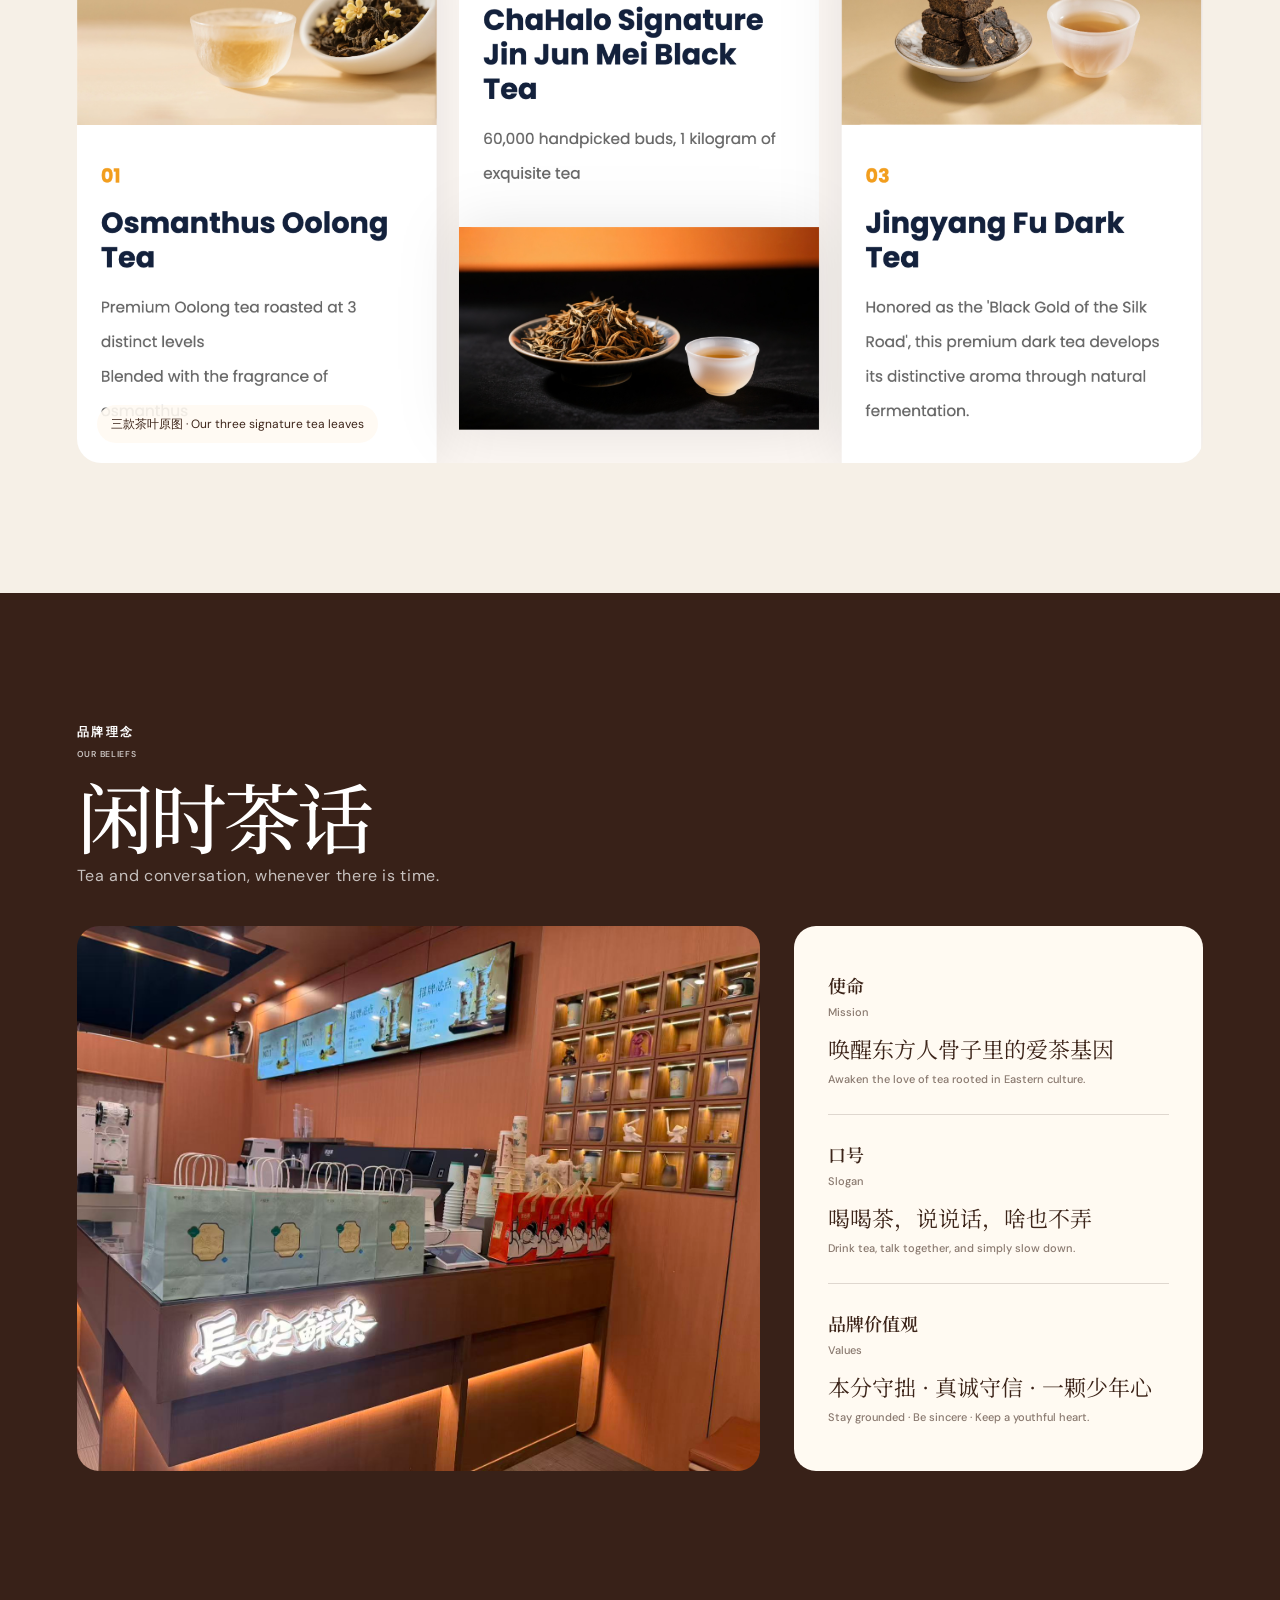
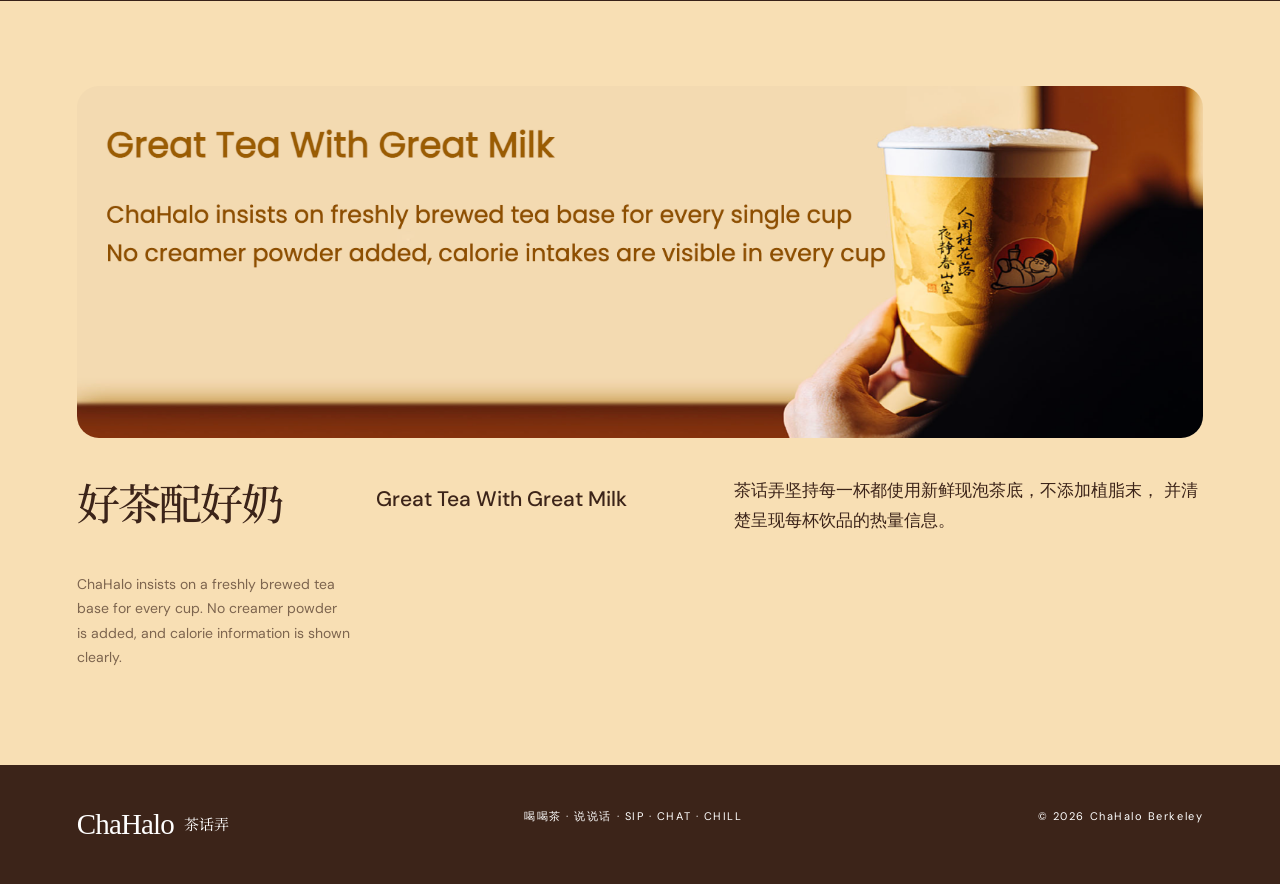
<file: story.html>
<!doctype html>
<html lang="zh-CN">
<head>
  <meta charset="utf-8">
  <meta name="viewport" content="width=device-width, initial-scale=1">

  <meta name="description" content="了解 ChaHalo 的品牌起源、茶叶和伯克利门店。">
  <title>我们的故事 Our Story | ChaHalo Berkeley 茶话弄</title>

  <link rel="preconnect" href="https://fonts.googleapis.com">
  <link rel="preconnect" href="https://fonts.gstatic.com" crossorigin>
  <link href="https://fonts.googleapis.com/css2?family=DM+Sans:wght@400;500;600&family=Noto+Serif+SC:wght@500;600&display=swap" rel="stylesheet">

  <link href="https://cdn.jsdelivr.net/npm/bootstrap@5.3.8/dist/css/bootstrap.min.css" rel="stylesheet">
  <link rel="stylesheet" href="styles.css">
  <link rel="stylesheet" href="responsive.css">
</head>

<body>
  <header class="site-header navbar navbar-expand-lg" data-header>
    <a class="brand navbar-brand" href="index.html">
      <span class="brand-en">ChaHalo</span>
      <span class="brand-cn">茶话弄</span>
    </a>

    <button
      type="button"
      class="nav-toggle navbar-toggler"
      aria-expanded="false"
      aria-controls="site-nav"
      aria-label="打开菜单 Open menu">
      <span></span>
      <span></span>
    </button>

    <nav id="site-nav" class="site-nav navbar-nav" aria-label="主导航 Primary navigation">
      <a class="nav-link" href="index.html">
        <b>首页</b><small>Home</small>
      </a>

      <a class="nav-link" href="drinks.html">
        <b>饮品</b><small>Drinks</small>
      </a>

      <a class="nav-link" href="story.html" aria-current="page">
        <b>我们的故事</b><small>Our Story</small>
      </a>

      <a class="nav-link" href="story.html#tea">
        <b>茶叶</b><small>Our Tea</small>
      </a>

      <a class="nav-link" href="index.html#space">
        <b>空间</b><small>Space</small>
      </a>

      <a class="nav-link" href="index.html#visit">
        <b>访问</b><small>Visit</small>
      </a>

      <a class="nav-link nav-cta" href="index.html#order">
        <b>在线点单</b><small>Order</small>
      </a>
    </nav>
  </header>

  <main id="top">
    <section id="story" class="origin-hero">
      <img src="assets/brand/story-origin.jpg" alt="茶话弄书法墙">
      <div class="origin-overlay"></div>

      <div class="origin-title">
        <p class="eyebrow">
          品牌起源
          <span>Our Story</span>
        </p>

        <h1>一杯茶，从长安出发。</h1>
        <p class="heading-en">A cup of tea, beginning in Chang’an.</p>
      </div>
    </section>

    <section class="story-details section">
      <article class="story-block">
        <span class="story-number">01</span>

        <div>
          <h2>源起西安</h2>
          <h3>Our Story</h3>

          <p>
            2016年冬，茶话弄的故事始于十三朝古都西安的一间小茶铺。
            从传统中国茶文化出发，茶话弄以原叶茶、自然原料和新鲜现泡茶汤，
            为现代生活带来一杯既有传统味道、又适合年轻人的中国茶饮。
          </p>

          <p lang="en">
            ChaHalo began in Xi’an in the winter of 2016.
            Xi’an is a historic city known as the heart of thirteen Chinese dynasties.
            From a small tea shop, ChaHalo grew by bringing traditional Chinese
            tea culture into modern daily life. We use handpicked tea leaves,
            natural ingredients, and freshly brewed tea to create drinks
            that feel both traditional and new.
          </p>
        </div>
      </article>

      <article class="story-block">
        <span class="story-number">02</span>

        <div>
          <h2>伯克利门店</h2>
          <h3>Our Berkeley Store</h3>

          <p>
            茶话弄 Berkeley 位于 UC Berkeley 与伯克利市中心附近，
            为学生、本地居民和来自各地的游客提供中国茶饮。
            在上课、学习、工作与通勤的忙碌之间，
            我们希望一杯香甜的茶饮能让你暂时放松，也让一天的心情变得更好。
            欢迎来到店里喝杯茶、聊聊天，再重新出发。
          </p>

          <p lang="en">
            Located near UC Berkeley and Downtown Berkeley, ChaHalo Berkeley
            serves students, local residents, and visitors from around the world.
            Between classes, study sessions, work, and commuting,
            we hope a sweet cup of tea can give you a quiet break
            and make your day a little better. Come in, enjoy a drink,
            talk with friends, and take a moment to recharge.
          </p>
        </div>
      </article>
    </section>

    <section id="tea" class="tea-section">
      <div class="tea-philosophy">
        <img
          src="assets/brand/tea-fields-clean.png"
          alt="新鲜茶园与手工采摘茶叶"
          loading="lazy">

        <div class="tea-overlay"></div>

        <div class="tea-title">
          <div class="tea-title-panel">
            <h2>好茶、真茶、新鲜现泡</h2>
            <p>True &amp; Pure Tea Philosophy</p>

            <div>
              健康自然原料 · 手工采摘茶叶 · 新鲜现泡茶汤
              <small>
                Healthy natural ingredients · Handpicked tea leaves · Freshly brewed tea
              </small>
            </div>
          </div>
        </div>
      </div>

      <div class="tea-copy section">
        <div class="section-heading">
          <div>
            <p class="eyebrow">
              茶叶与原料
              <span>Our Tea</span>
            </p>

            <h2>三款原叶茶</h2>
            <p class="heading-en">Three Teas, Three Traditions</p>
          </div>

          <div class="bilingual-copy">
            <p>
              从花香乌龙、鲜嫩红茶到自然发酵黑茶，
              每一杯都保留茶叶本身的香气与性格。
            </p>

            <p lang="en">
              From floral oolong and tender black tea to naturally
              fermented dark tea, every cup keeps the character of the leaf.
            </p>
          </div>
        </div>

        <div class="tea-cards">
          <article>
            <b>01</b>
            <h3>桂花乌龙茶</h3>
            <h4>Osmanthus Oolong Tea</h4>
            <p>三重焙火的优质乌龙，融合天然桂花香。</p>
            <p lang="en">
              Premium oolong roasted at three different levels and
              blended with the natural fragrance of osmanthus.
            </p>
          </article>

          <article>
            <b>02</b>
            <h3>金骏眉红茶</h3>
            <h4>Jin Jun Mei Black Tea</h4>
            <p>精选鲜嫩芽头制成，茶香细腻甘醇。</p>
            <p lang="en">
              A carefully selected black tea made from handpicked young tea buds.
            </p>
          </article>

          <article>
            <b>03</b>
            <h3>泾阳茯茶</h3>
            <h4>Jingyang Fu Dark Tea</h4>
            <p>自然发酵的经典黑茶，素有“丝路黑金”之称。</p>
            <p lang="en">
              A naturally fermented dark tea traditionally known
              as the “Black Gold of the Silk Road.”
            </p>
          </article>
        </div>

        <figure class="tea-selection">
          <img
            src="assets/brand/tea-selection.png"
            alt="桂花乌龙、金骏眉红茶与泾阳茯茶"
            loading="lazy">

          <figcaption>
            三款茶叶原图 · Our three signature tea leaves
          </figcaption>
        </figure>
      </div>
    </section>

    <section class="brand-principles section">
      <div class="section-heading">
        <div>
          <p class="eyebrow">
            品牌理念
            <span>Our Beliefs</span>
          </p>

          <h2>闲时茶话</h2>
          <p class="heading-en">
            Tea and conversation, whenever there is time.
          </p>
        </div>
      </div>

      <div class="principle-grid">
        <img
          src="assets/store/lounge.jpg"
          alt="茶话弄伯克利店内空间"
          loading="lazy">

        <div class="principle-copy">
          <dl>
            <div>
              <dt>
                使命
                <small>Mission</small>
              </dt>

              <dd>
                唤醒东方人骨子里的爱茶基因
                <small>
                  Awaken the love of tea rooted in Eastern culture.
                </small>
              </dd>
            </div>

            <div>
              <dt>
                口号
                <small>Slogan</small>
              </dt>

              <dd>
                喝喝茶，说说话，啥也不弄
                <small>
                  Drink tea, talk together, and simply slow down.
                </small>
              </dd>
            </div>

            <div>
              <dt>
                品牌价值观
                <small>Values</small>
              </dt>

              <dd>
                本分守拙 · 真诚守信 · 一颗少年心
                <small>
                  Stay grounded · Be sincere · Keep a youthful heart.
                </small>
              </dd>
            </div>
          </dl>
        </div>
      </div>
    </section>

    <section class="milk-section section">
      <img
        src="assets/brand/great-tea-milk.png"
        alt="Great Tea With Great Milk"
        loading="lazy">

      <div class="milk-copy">
        <h2>好茶配好奶</h2>
        <h3>Great Tea With Great Milk</h3>

        <p>
          茶话弄坚持每一杯都使用新鲜现泡茶底，不添加植脂末，
          并清楚呈现每杯饮品的热量信息。
        </p>

        <p lang="en">
          ChaHalo insists on a freshly brewed tea base for every cup.
          No creamer powder is added, and calorie information is shown clearly.
        </p>
      </div>
    </section>
  </main>

  <footer>
    <div class="brand footer-brand">
      <span class="brand-en">ChaHalo</span>
      <span class="brand-cn">茶话弄</span>
    </div>

    <p>喝喝茶 · 说说话 · SIP · CHAT · CHILL</p>
    <p>© <span data-year></span> ChaHalo Berkeley</p>
  </footer>

  <script src="https://cdn.jsdelivr.net/npm/bootstrap@5.3.8/dist/js/bootstrap.bundle.min.js"></script>
  <script src="script.js"></script>
</body>
</html>
</file>
<file: styles.css>
:root {
  --ink: #3c2419;
  --paper: #f7f0e4;
  --cream: #fffaf2;
  --terracotta: #a44b2e;
  --rust: #7d2f1c;
  --gold: #d29a3a;
  --sage: #627057;
  --line: rgba(60, 36, 25, 0.16);
  --shadow: 0 22px 60px rgba(66, 35, 20, 0.15);
}

* {
  box-sizing: border-box;
}

html {
  scroll-behavior: smooth;
}

body {
  margin: 0;
  background: var(--paper);
  color: var(--ink);
  font-family: "DM Sans", system-ui, sans-serif;
}

img {
  display: block;
  width: 100%;
}

a {
  color: inherit;
  text-decoration: none;
}

button {
  font: inherit;
}

/* Header */

.site-header {
  position: fixed;
  z-index: 50;
  top: 0;
  left: 0;
  right: 0;
  height: 82px;
  display: flex;
  align-items: center;
  justify-content: space-between;
  padding: 0 5vw;
  color: white;
  transition: 0.35s;
}

.site-header.scrolled {
  height: 70px;
  background: rgba(247, 240, 228, 0.98);
  color: var(--ink);
  box-shadow: 0 1px 0 var(--line);
}

.brand {
  display: flex;
  align-items: center;
  gap: 10px;
}

.brand-en {
  font-family: Georgia, serif;
  font-size: 29px;
  letter-spacing: -0.03em;
}

.brand-cn {
  font-family: "Noto Serif SC", serif;
  font-size: 15px;
}

.site-nav {
  display: flex;
  align-items: center;
  gap: 28px;
  font-size: 14px;
  font-weight: 600;
}

.site-nav > a {
  position: relative;
  display: flex;
  flex-direction: column;
  align-items: center;
  gap: 1px;
  line-height: 1.15;
}

.site-nav b {
  font-size: 14px;
}

.site-nav small {
  font-size: 9px;
  letter-spacing: 0.08em;
  text-transform: uppercase;
  font-weight: 500;
  opacity: 0.68;
}

.site-nav > a:not(.nav-cta)::after {
  content: "";
  position: absolute;
  left: 0;
  right: 100%;
  bottom: -6px;
  height: 1px;
  background: currentColor;
  transition: 0.25s;
}

.site-nav > a:hover::after {
  right: 0;
}

.nav-cta {
  border: 1px solid currentColor;
  border-radius: 999px;
  padding: 10px 18px;
}

.nav-toggle {
  display: none;
  background: none;
  border: 0;
  color: inherit;
}

/* Shared text and sections */

.section {
  padding: 130px 6vw;
}

.section-heading {
  display: grid;
  grid-template-columns: 1.25fr 0.75fr;
  gap: 6vw;
  align-items: end;
  margin-bottom: 54px;
}

.section h2,
.visit-copy h2 {
  font-family: "Noto Serif SC", Georgia, serif;
  font-weight: 500;
  letter-spacing: -0.045em;
  margin: 0;
}

.section-heading h2,
.visit-copy h2 {
  font-size: clamp(45px, 6vw, 82px);
  line-height: 0.95;
}

.eyebrow {
  text-transform: uppercase;
  letter-spacing: 0.2em;
  font-size: 12px;
  font-weight: 600;
  margin: 0 0 18px;
}

.eyebrow span {
  display: block;
  font-family: "DM Sans", sans-serif;
  font-size: 0.72em;
  letter-spacing: 0.08em;
  text-transform: uppercase;
  opacity: 0.72;
  margin-top: 7px;
}

.heading-en {
  display: block;
  font-family: "DM Sans", sans-serif;
  font-size: 16px;
  margin: 12px 0 0;
  letter-spacing: 0.04em;
  opacity: 0.72;
}

.bilingual-copy p {
  font-size: 18px;
  line-height: 1.75;
  margin: 0 0 10px;
}

p[lang="en"] {
  font-family: "DM Sans", sans-serif;
  font-size: 0.85em;
  line-height: 1.65;
  opacity: 0.65;
}

.bilingual-copy p[lang="en"] {
  font-size: 15px;
}

/* Home hero */

.hero {
  position: relative;
  min-height: 100vh;
  display: flex;
  align-items: flex-end;
  overflow: hidden;
  color: white;
}

.hero-image {
  position: absolute;
  inset: 0;
  height: 100%;
  object-fit: cover;
}

.hero-shade {
  position: absolute;
  inset: 0;
  background:
    linear-gradient(
      90deg,
      rgba(32, 15, 9, 0.76),
      rgba(32, 15, 9, 0.25) 58%,
      rgba(32, 15, 9, 0.1)
    ),
    linear-gradient(
      0deg,
      rgba(20, 9, 4, 0.55),
      transparent 52%
    );
}

.hero-copy {
  position: relative;
  z-index: 2;
  width: min(760px, 90vw);
  padding: 0 0 10vh 7vw;
}

.hero .eyebrow span {
  color: rgba(255, 255, 255, 0.76);
}

.hero h1 {
  font-family: "Noto Serif SC", Georgia, serif;
  font-weight: 500;
  font-size: clamp(48px, 6.2vw, 94px);
  line-height: 1.06;
  letter-spacing: -0.045em;
  margin: 0;
}

.hero-en {
  font-size: clamp(17px, 1.8vw, 24px);
  line-height: 1.5;
  max-width: 680px;
  margin: 24px 0 34px;
  opacity: 0.82;
}

.hero-actions,
.visit-actions {
  display: flex;
  gap: 12px;
  flex-wrap: wrap;
}

.scroll-cue {
  position: absolute;
  right: 5vw;
  bottom: 7vh;
  z-index: 2;
  display: flex;
  align-items: center;
  gap: 12px;
  font-size: 12px;
  letter-spacing: 0.18em;
  text-transform: uppercase;
}

.scroll-cue span {
  width: 42px;
  height: 1px;
  background: white;
}

/* Buttons and links */

.button {
  display: inline-flex;
  align-items: center;
  justify-content: center;
  gap: 8px;
  min-height: 48px;
  padding: 0 24px;
  border-radius: 999px;
  font-size: 14px;
  font-weight: 600;
  transition: 0.25s;
}

.button:hover {
  transform: translateY(-2px);
}

.button small {
  font-size: 10px;
  font-weight: 500;
  opacity: 0.68;
}

.button-light {
  background: var(--cream);
  color: var(--ink);
}

.button-ghost {
  border: 1px solid rgba(255, 255, 255, 0.65);
  color: white;
}

.button-outline {
  border: 1px solid var(--ink);
}

.button-doordash {
  background: #ff3008;
  color: white;
}

.button-panda {
  background: #ffd21c;
  color: #211b12;
}

.button-doordash:hover,
.button-ghost:hover {
  color: white;
}

.center {
  text-align: center;
  margin-top: 45px;
}

.text-link {
  display: inline-flex;
  gap: 10px;
  align-items: center;
  border-bottom: 1px solid var(--ink);
  padding-bottom: 5px;
  font-weight: 600;
}

.text-link small {
  font-size: 11px;
  opacity: 0.62;
}

/* Drink filters and cards */

.filter-row {
  display: flex;
  gap: 8px;
  margin-bottom: 28px;
}

.filter {
  display: flex;
  align-items: baseline;
  gap: 6px;
  border: 1px solid var(--line);
  background: transparent;
  border-radius: 999px;
  padding: 10px 18px;
  color: var(--ink);
  cursor: pointer;
  font-weight: 600;
}

.filter small {
  font-size: 10px;
  font-weight: 500;
  opacity: 0.68;
}

.filter.active {
  background: var(--ink);
  color: white;
}

.drink-card {
  background: var(--cream);
  border-radius: 24px;
  overflow: hidden;
  box-shadow: 0 0 0 1px rgba(60, 36, 25, 0.06);
  transition: 0.4s;
}

.drink-card:hover {
  transform: translateY(-6px);
  box-shadow: var(--shadow);
}

.drink-media {
  height: 360px;
  background: #eadfcf;
  overflow: hidden;
}

.drink-media img {
  height: 100%;
  object-fit: cover;
  transition: 0.6s;
}

.drink-card:hover img {
  transform: scale(1.025);
}

.drink-media.portrait {
  background: #f3e8dc;
}

.drink-media.portrait img {
  object-fit: contain;
}

.drink-copy {
  padding: 24px 24px 28px;
}

.tag {
  display: inline-block;
  color: var(--terracotta);
  font-size: 11px;
  text-transform: uppercase;
  letter-spacing: 0.16em;
  font-weight: 600;
  margin-bottom: 12px;
}

.drink-copy h3 {
  font-family: "Noto Serif SC", serif;
  font-size: 30px;
  font-weight: 500;
  line-height: 1.05;
  margin: 0 0 5px;
}

.drink-copy h4 {
  font-family: "DM Sans", sans-serif;
  font-size: 14px;
  font-weight: 600;
  margin: 0 0 15px;
  opacity: 0.62;
}

.drink-copy p {
  margin: 0 0 5px;
  line-height: 1.6;
  color: rgba(60, 36, 25, 0.75);
}

.drink-copy p[lang="en"] {
  font-size: 13px;
}

/* Oat milk feature */

.oat-section {
  display: grid;
  grid-template-columns: 0.72fr 1.28fr;
  gap: 6vw;
  align-items: center;
  background: #b56d3e;
  color: white;
}

.oat-copy h2 {
  font-family: "Noto Serif SC", serif;
  font-size: clamp(44px, 5.5vw, 76px);
  line-height: 1.08;
  margin: 0 0 28px;
}

.oat-copy > p:not(.eyebrow) {
  font-size: 18px;
  line-height: 1.8;
  margin: 0 0 12px;
}

.oat-section figure {
  position: relative;
  margin: 0;
  border-radius: 24px;
  overflow: hidden;
  box-shadow: var(--shadow);
}

.oat-section figure img {
  aspect-ratio: 3 / 4;
  object-fit: cover;
}

.oat-section figcaption {
  position: absolute;
  left: 18px;
  bottom: 18px;
  background: rgba(255, 250, 242, 0.92);
  color: var(--ink);
  padding: 10px 14px;
  border-radius: 999px;
  font-size: 12px;
}

/* Store gallery */

.space-section {
  background: #efe4d3;
}

.gallery {
  display: grid;
  grid-template-columns: 1.35fr 0.65fr;
  grid-template-rows: 410px 410px;
  gap: 18px;
}

.gallery figure {
  position: relative;
  margin: 0;
  overflow: hidden;
  border-radius: 24px;
}

.gallery-wide {
  grid-row: span 2;
}

.gallery img {
  height: 100%;
  object-fit: cover;
}

.gallery figcaption {
  position: absolute;
  left: 18px;
  bottom: 18px;
  background: rgba(255, 250, 242, 0.92);
  padding: 10px 14px;
  border-radius: 999px;
  font-size: 12px;
}

.gallery figcaption small {
  font-size: 9px;
  opacity: 0.65;
  margin-left: 5px;
}

/* Visit and ordering */

.visit-section {
  display: grid;
  grid-template-columns: 1fr 1fr;
  min-height: 720px;
}

.visit-art {
  background: var(--gold);
  display: flex;
  align-items: center;
  justify-content: center;
  gap: 2vw;
  font-family: "Noto Serif SC", serif;
  font-size: clamp(70px, 10vw, 160px);
  color: var(--rust);
  writing-mode: vertical-rl;
  letter-spacing: 0.08em;
}

.visit-copy {
  display: flex;
  flex-direction: column;
  justify-content: center;
  padding: 8vw;
  background: var(--cream);
}

.visit-copy address {
  font-style: normal;
  font-size: 20px;
  line-height: 1.6;
  margin: 30px 0;
}

.visit-meta {
  display: grid;
  grid-template-columns: 1fr 1fr;
  border-top: 1px solid var(--line);
  border-bottom: 1px solid var(--line);
  padding: 24px 0;
  margin-bottom: 30px;
  gap: 20px;
}

.visit-meta div {
  display: flex;
  flex-direction: column;
  gap: 7px;
}

.visit-meta span {
  font-size: 13px;
  text-transform: uppercase;
  letter-spacing: 0.08em;
}

.visit-meta strong {
  font-size: 18px;
}

.visit-copy address small,
.visit-meta small,
.visit-meta strong small,
.fine-print span {
  display: block;
  font-family: "DM Sans", sans-serif;
  font-size: 11px;
  margin-top: 5px;
  opacity: 0.6;
}

.order-box {
  scroll-margin-top: 100px;
}

.order-box > p {
  display: flex;
  align-items: baseline;
  gap: 10px;
  margin: 0 0 14px;
  font-family: Georgia, "Noto Serif SC", serif;
  font-size: 22px;
}

.order-box > p small {
  font-family: "DM Sans", sans-serif;
  font-size: 12px;
  opacity: 0.6;
  letter-spacing: 0.08em;
  text-transform: uppercase;
}

.directions-link {
  margin-top: 22px;
  font-size: 13px;
  font-weight: 600;
}

.directions-link a {
  border-bottom: 1px solid var(--ink);
  padding-bottom: 3px;
}

.fine-print {
  font-size: 12px;
  line-height: 1.5;
  opacity: 0.62;
  margin-top: 24px;
}

.fine-print span {
  font-size: 10px;
}

/* Story hero */

.origin-hero {
  position: relative;
  height: min(72vw, 820px);
  min-height: 540px;
  color: white;
  overflow: hidden;
}

.origin-hero > img {
  position: absolute;
  inset: 0;
  height: 100%;
  object-fit: cover;
}

.origin-overlay {
  position: absolute;
  inset: 0;
  background:
    linear-gradient(
      90deg,
      rgba(35, 17, 8, 0.78),
      rgba(35, 17, 8, 0.18) 64%,
      rgba(35, 17, 8, 0.1)
    ),
    linear-gradient(
      0deg,
      rgba(20, 9, 4, 0.35),
      transparent 55%
    );
}

.origin-title {
  position: absolute;
  left: 7vw;
  bottom: 10vh;
  max-width: 760px;
}

.origin-title .heading-en {
  font-size: 20px;
  color: white;
}

/* Story text */

.story-details {
  background: var(--cream);
  display: grid;
  grid-template-columns: 1fr 1fr;
  gap: 8vw;
}

.story-block {
  display: grid;
  grid-template-columns: auto 1fr;
  gap: 24px;
}

.story-number {
  font-family: Georgia, serif;
  color: var(--terracotta);
  font-size: 22px;
  font-weight: 700;
  padding-top: 7px;
}

.story-block h2 {
  font-family: "Noto Serif SC", serif;
  font-size: 40px;
  margin: 0;
}

.story-block h3 {
  font-family: Georgia, serif;
  font-size: 18px;
  font-weight: 500;
  margin: 5px 0 26px;
  opacity: 0.6;
}

.story-block p {
  font-size: 17px;
  line-height: 1.9;
  margin: 0 0 16px;
}

.story-block p[lang="en"] {
  font-size: 14px;
}

/* Tea philosophy */

.tea-philosophy {
  position: relative;
  height: min(66vw, 760px);
  min-height: 530px;
  color: white;
  overflow: hidden;
}

.tea-philosophy > img {
  height: 100%;
  object-fit: cover;
}

.tea-overlay {
  position: absolute;
  inset: 0;
  background: rgba(17, 38, 26, 0.28);
}

.tea-title {
  position: absolute;
  inset: 0;
  display: flex;
  align-items: center;
  justify-content: center;
  text-align: center;
  padding: 30px;
}

.tea-title h2 {
  font-family: "Noto Serif SC", serif;
  font-size: clamp(42px, 6vw, 82px);
  margin: 0 0 10px;
}

.tea-title small {
  display: block;
  font-size: 13px;
  margin-top: 11px;
  opacity: 0.8;
}

.tea-title-panel {
  max-width: 980px;
  padding: 42px 52px;
  border: 1px solid rgba(255, 255, 255, 0.24);
  border-radius: 28px;
  background: rgba(25, 36, 24, 0.78);
  box-shadow: 0 24px 70px rgba(8, 18, 12, 0.24);
}

.tea-title-panel > p {
  font-size: clamp(20px, 2.5vw, 32px);
  font-weight: 600;
  margin: 0 0 38px;
}

.tea-title-panel > div {
  font-size: 20px;
}

.tea-copy {
  background: #f6f0e7;
}

.tea-cards {
  display: grid;
  grid-template-columns: repeat(3, 1fr);
  gap: 18px;
  margin-bottom: 36px;
}

.tea-cards article {
  background: white;
  border: 1px solid var(--line);
  border-radius: 22px;
  padding: 34px;
  min-height: 360px;
}

.tea-cards b {
  color: #e69a17;
  font-size: 21px;
}

.tea-cards h3 {
  font-family: "Noto Serif SC", serif;
  font-size: 31px;
  margin: 45px 0 4px;
}

.tea-cards h4 {
  font-size: 15px;
  margin: 0 0 28px;
  opacity: 0.62;
}

.tea-cards p {
  font-size: 16px;
  line-height: 1.7;
  margin: 0 0 10px;
}

.tea-cards p[lang="en"] {
  font-size: 13px;
}

.tea-selection {
  position: relative;
  margin: 0;
  border-radius: 24px;
  overflow: hidden;
}

.tea-selection img {
  aspect-ratio: 2.077 / 1;
  object-fit: cover;
}

.tea-selection figcaption {
  position: absolute;
  left: 20px;
  bottom: 20px;
  background: rgba(255, 250, 242, 0.9);
  padding: 10px 14px;
  border-radius: 999px;
  font-size: 12px;
}

/* Brand beliefs */

.brand-principles {
  background: #382118;
  color: white;
}

.brand-principles .section-heading {
  margin-bottom: 38px;
}

.brand-principles .eyebrow,
.brand-principles .heading-en {
  color: white;
}

.principle-grid {
  display: grid;
  grid-template-columns: 1.25fr 0.75fr;
  gap: 34px;
  align-items: stretch;
}

.principle-grid > img {
  height: 100%;
  object-fit: cover;
  border-radius: 22px;
}

.principle-copy {
  background: var(--cream);
  color: var(--ink);
  border-radius: 22px;
  padding: 20px 34px;
}

.principle-copy dl {
  margin: 0;
}

.principle-copy dl > div {
  padding: 26px 0;
  border-bottom: 1px solid var(--line);
}

.principle-copy dl > div:last-child {
  border: 0;
}

.principle-copy dt {
  font-family: "Noto Serif SC", serif;
  font-size: 18px;
  font-weight: 600;
}

.principle-copy dd {
  font-family: "Noto Serif SC", serif;
  font-size: 22px;
  line-height: 1.55;
  margin: 12px 0 0;
}

.principle-copy small {
  display: block;
  font-family: "DM Sans", sans-serif;
  font-size: 11px;
  font-weight: 500;
  line-height: 1.4;
  margin-top: 6px;
  opacity: 0.6;
}

/* Milk feature */

.milk-section {
  background: #f8dfb4;
  padding-top: 85px;
  padding-bottom: 85px;
}

.milk-section > img {
  border-radius: 22px;
}

.milk-copy {
  display: grid;
  grid-template-columns: 0.7fr 0.85fr 1.2fr;
  gap: 26px;
  align-items: start;
  margin-top: 38px;
}

.milk-copy h2 {
  font-family: "Noto Serif SC", serif;
  font-size: 43px;
  margin: 0;
}

.milk-copy h3 {
  font-size: 21px;
  margin: 11px 0;
}

.milk-copy p {
  font-size: 17px;
  line-height: 1.75;
  margin: 0 0 10px;
}

.milk-copy p[lang="en"] {
  font-size: 14px;
}

/* Footer */

footer {
  display: flex;
  align-items: center;
  justify-content: space-between;
  padding: 38px 6vw;
  background: var(--ink);
  color: white;
}

footer p {
  font-size: 11px;
  letter-spacing: 0.14em;
}

/* Tablet layout */

@media (max-width: 900px) {
  .hero-copy {
    padding: 0 22px 11vh;
  }

  .scroll-cue {
    display: none;
  }

  .section {
    padding: 90px 22px;
  }

  .section-heading {
    grid-template-columns: 1fr;
    gap: 24px;
  }

  .story-details {
    grid-template-columns: 1fr;
    gap: 70px;
  }

  .origin-hero {
    min-height: 570px;
  }

  .tea-cards {
    grid-template-columns: 1fr;
  }

  .tea-cards article {
    min-height: 0;
  }

  .principle-grid {
    grid-template-columns: 1fr;
  }

  .milk-copy {
    grid-template-columns: 1fr;
  }

  .oat-section {
    grid-template-columns: 1fr;
  }

  .oat-section figure img {
    aspect-ratio: 4 / 5;
  }

  .gallery {
    grid-template-columns: 1fr;
    grid-template-rows: 500px 320px 320px;
  }

  .gallery-wide {
    grid-row: auto;
  }

  .visit-section {
    grid-template-columns: 1fr;
  }

  .visit-art {
    min-height: 390px;
    writing-mode: horizontal-tb;
  }

  .visit-copy {
    padding: 90px 24px;
  }

  footer {
    flex-direction: column;
    gap: 14px;
    text-align: center;
  }
}

/* Phone layout */

@media (max-width: 580px) {
  .hero-en {
    font-size: 16px;
  }

  .origin-title {
    left: 22px;
    right: 22px;
  }

  .origin-title .heading-en {
    font-size: 15px;
  }

  .story-block {
    grid-template-columns: 1fr;
    gap: 8px;
  }

  .story-block h2 {
    font-size: 34px;
  }

  .tea-title {
    padding: 18px;
  }

  .tea-title h2 {
    font-size: 38px;
  }

  .tea-title-panel {
    padding: 28px 20px;
    border-radius: 20px;
  }

  .tea-title-panel > p {
    font-size: 19px;
    margin-bottom: 30px;
  }

  .tea-title-panel > div {
    font-size: 15px;
  }

  .tea-cards article {
    padding: 26px;
  }

  .principle-copy {
    padding: 16px 24px;
  }

  .milk-section {
    padding-top: 70px;
    padding-bottom: 70px;
  }

  .gallery {
    grid-template-rows: 380px 260px 260px;
  }

  .visit-meta {
    grid-template-columns: 1fr;
  }

  .visit-copy h2 {
    font-size: 46px;
  }
}

@media (prefers-reduced-motion: reduce) {
  html {
    scroll-behavior: auto;
  }

  *,
  *::before,
  *::after {
    transition: none !important;
  }
}
</file>
<file: responsive.css>
/* Shared header */

.site-header {
  background: var(--paper);
  color: var(--ink);
  box-shadow: 0 1px 0 var(--line);
}

.site-header .brand {
  color: var(--ink);
}

.site-header .site-nav {
  flex-direction: row;
  gap: 18px;
}

.site-header .nav-link {
  color: var(--ink);
  padding: 8px 0;
}

.site-header .nav-cta {
  padding: 10px 18px;
}

.site-nav [aria-current="page"] b {
  color: var(--terracotta);
}

main {
  padding-top: 82px;
}

section[id] {
  scroll-margin-top: 90px;
}

.hero {
  min-height: 85vh;
}

/* Bootstrap drink grid */

.drink-grid.row {
  display: flex;
  gap: 0;
}

.drink-column {
  display: flex;
}

.drink-column[hidden] {
  display: none !important;
}

.drink-column .drink-card {
  width: 100%;
  height: 100%;
}

.drink-column .drink-media {
  height: 360px;
}

/* Filter buttons */

.filter-row {
  flex-wrap: wrap;
  overflow: visible;
}

.filter {
  white-space: nowrap;
}

/* Page headings */

.page-intro {
  padding: 70px 6vw 0;
}

.page-intro h1,
.origin-title h1 {
  font-family: "Noto Serif SC", Georgia, serif;
  font-size: 58px;
  line-height: 1.2;
}

.page-intro h1 span,
.page-intro p span {
  display: block;
  font-family: "DM Sans", sans-serif;
  font-size: 18px;
  margin-top: 12px;
  opacity: 0.7;
}

.page-intro + .drinks-section {
  padding-top: 70px;
}

a:focus-visible,
button:focus-visible {
  outline: 3px solid var(--gold);
  outline-offset: 4px;
}

/* Match the Bootstrap lg breakpoint */

@media (max-width: 991.98px) {
  .site-header {
    padding: 0 22px;
  }

  .site-header .nav-toggle {
    display: grid;
    gap: 6px;
    padding: 10px;
  }

  .nav-toggle span {
    display: block;
    width: 24px;
    height: 1px;
    background: currentColor;
  }

  .site-header .site-nav {
    display: none;
    position: absolute;
    top: 100%;
    left: 0;
    right: 0;
    bottom: auto;
    transform: none;
    flex-direction: column;
    justify-content: flex-start;
    gap: 0;
    padding: 8px 22px;
    background: var(--paper);
    max-height: calc(100vh - 82px);
    overflow-y: auto;
    border-bottom: 1px solid var(--line);
  }

  .site-header .site-nav.open {
    display: flex;
  }

  .site-header .nav-link {
    width: 100%;
    padding: 10px;
  }

  .site-nav b {
    font-size: 18px;
  }

  .site-nav small {
    font-size: 10px;
  }
}

/* Small phones */

@media (max-width: 580px) {
  .page-intro {
    padding: 48px 22px 0;
  }

  .page-intro h1,
  .origin-title h1 {
    font-size: 40px;
  }

  .drink-column .drink-media {
    height: 310px;
  }

  .section-heading h2 {
    font-size: 38px;
    line-height: 1.2;
  }

  .filter {
    flex-direction: column;
    align-items: center;
    gap: 2px;
    padding: 8px 12px;
  }

  .button {
    flex-wrap: wrap;
    padding: 12px 20px;
  }

  .hero-copy {
    width: 100%;
  }

  .hero h1 {
    font-size: 42px;
  }
}
</file>
